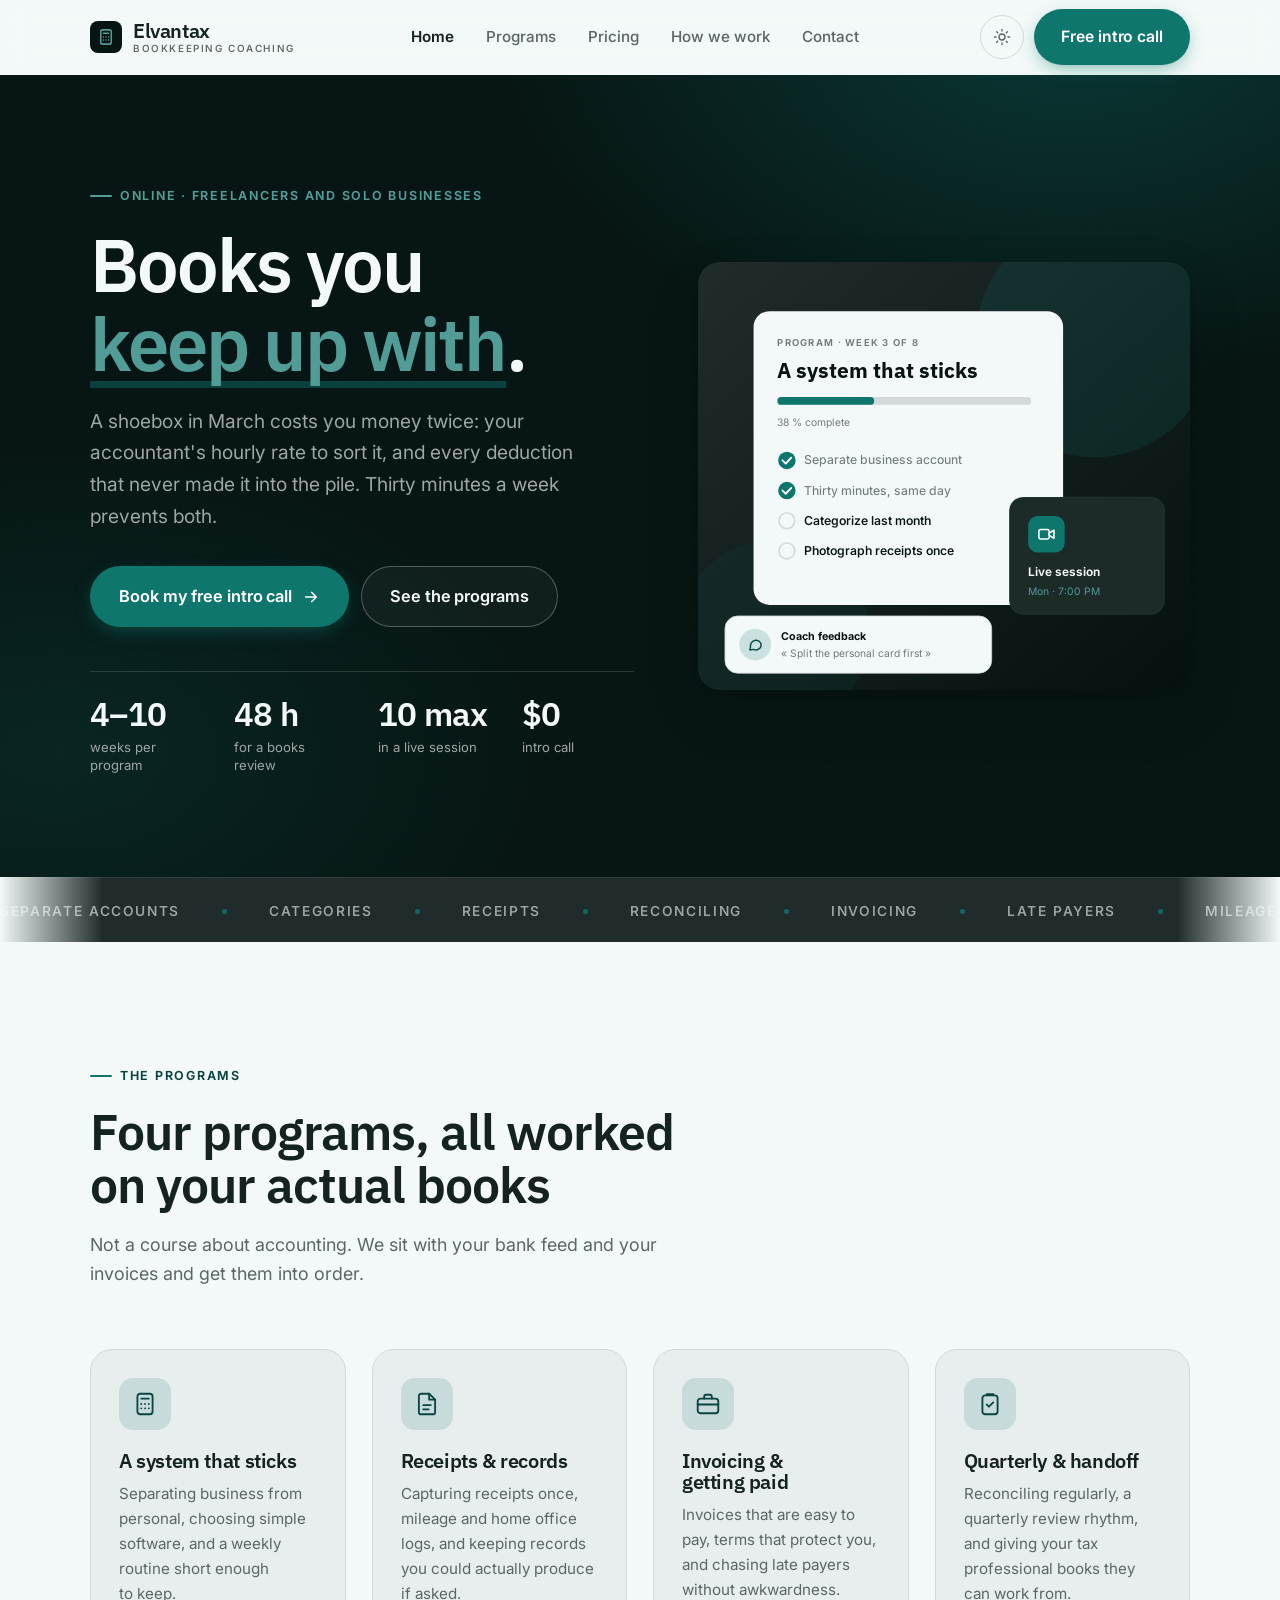
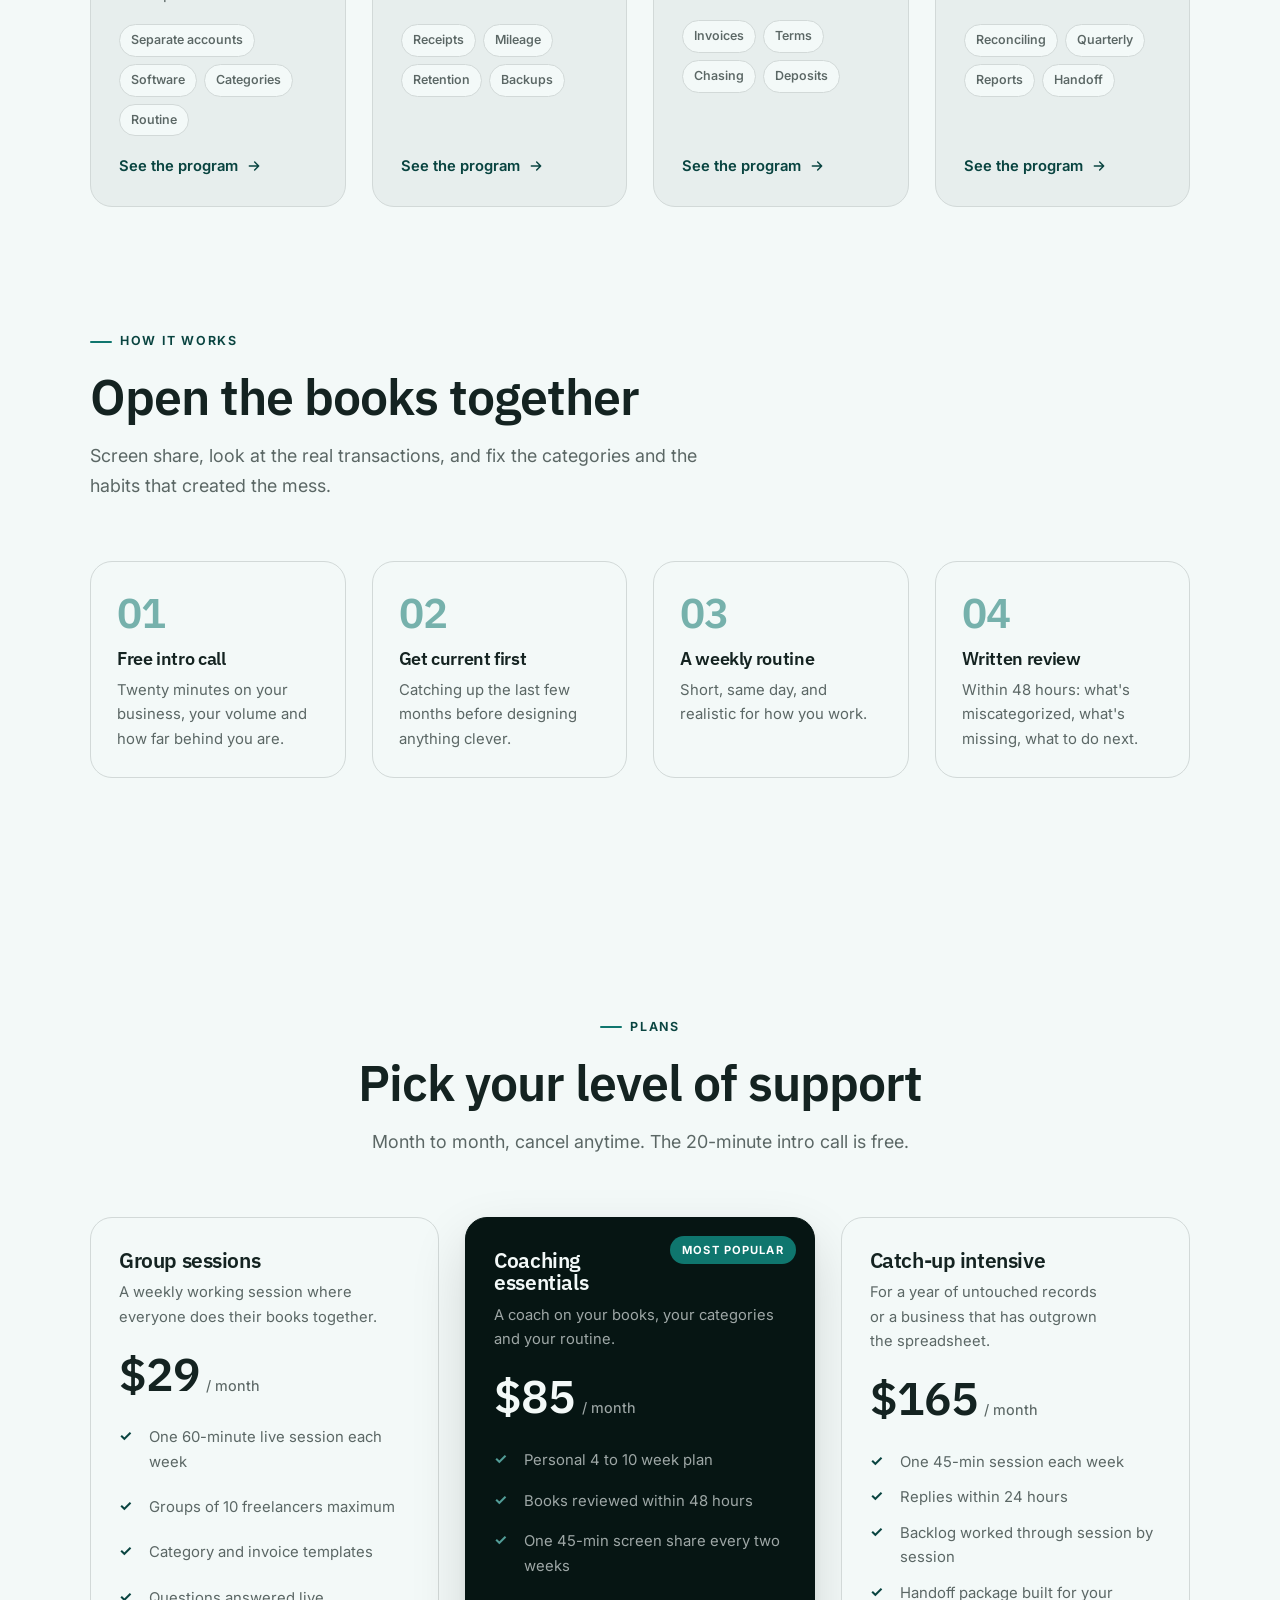
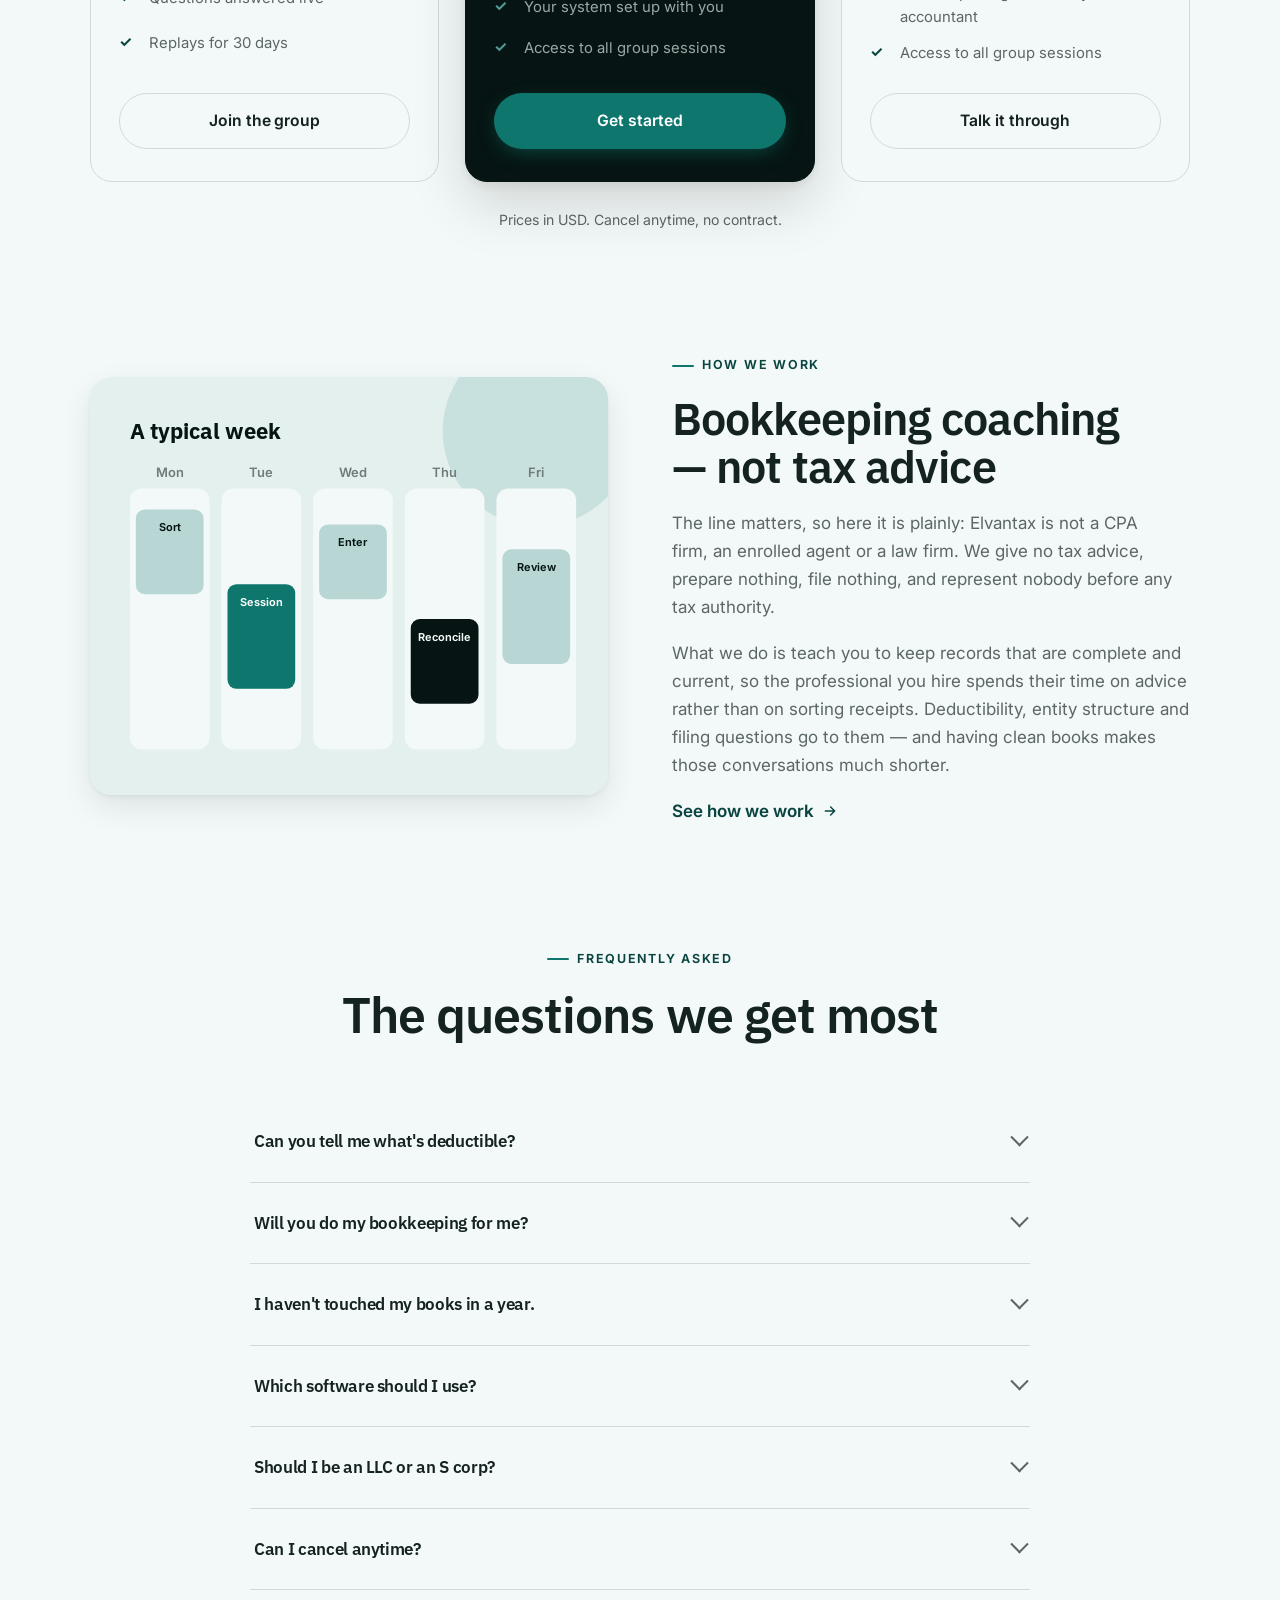
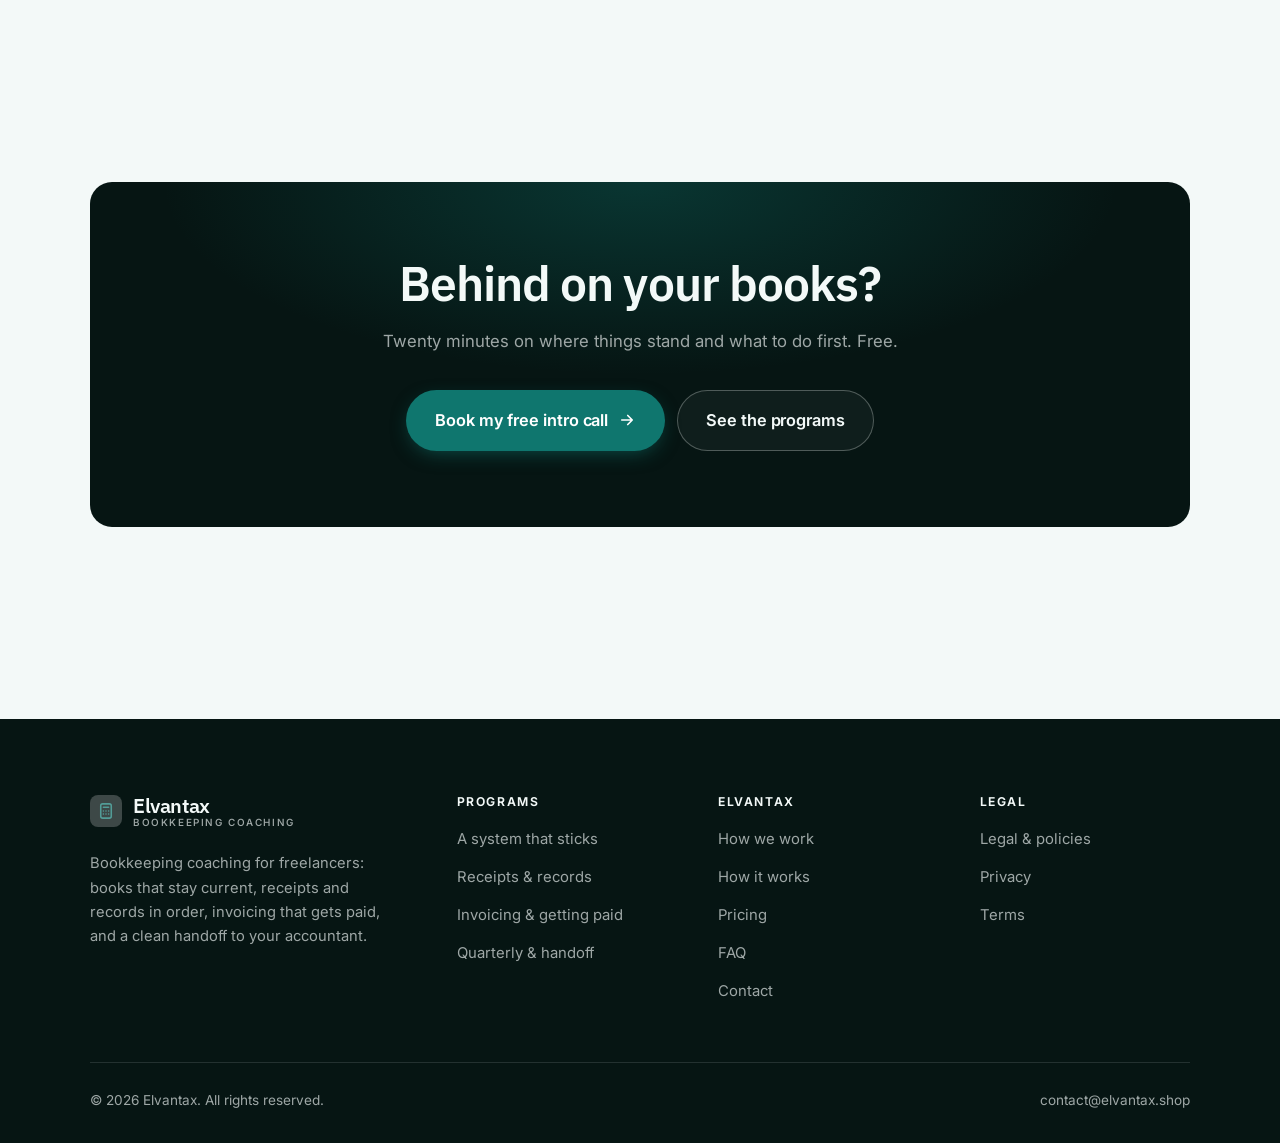
<file: index.html>
<!DOCTYPE html>
<html lang="en" class="no-js">
<head>
<meta charset="utf-8">
<meta name="viewport" content="width=device-width, initial-scale=1">
<title>Elvantax — Bookkeeping coaching for freelancers and solo businesses</title>
<meta name="description" content="Online bookkeeping coaching: a system that stays current, receipts and records, invoicing and chasing payment, and giving your accountant clean books. Not tax advice.">
<link rel="canonical" href="https://elvantax.shop/">

<meta property="og:type" content="website">
<meta property="og:url" content="https://elvantax.shop/">
<meta property="og:site_name" content="Elvantax">
<meta property="og:locale" content="en_US">
<meta property="og:title" content="Elvantax — Bookkeeping coaching for freelancers and solo businesses">
<meta property="og:description" content="Online bookkeeping coaching: a system that stays current, receipts and records, invoicing and chasing payment, and giving your accountant clean books. Not tax advice.">
<meta name="theme-color" content="#061513">

<link rel="icon" href="assets/img/favicon.svg" type="image/svg+xml">
<link rel="preconnect" href="https://fonts.googleapis.com">
<link rel="preconnect" href="https://fonts.gstatic.com" crossorigin>
<link rel="stylesheet" href="https://fonts.googleapis.com/css2?family=IBM+Plex+Sans:wght@400;500;600;700&family=Inter:wght@400..700&display=swap">
<link rel="stylesheet" href="assets/css/style.css">

<!-- Thème appliqué avant le premier rendu (évite le flash) -->
<script>
document.documentElement.classList.remove('no-js');
(function(){try{var t=localStorage.getItem('site-theme');if(t){document.documentElement.setAttribute('data-theme',t);}}catch(e){}})();
</script>
<script type="application/ld+json">
{
  "@context": "https://schema.org",
  "@type": "Organization",
  "name": "Elvantax",
  "url": "https://elvantax.shop/",
  "email": "contact@elvantax.shop",
  "description": "Online bookkeeping coaching: a system that stays current, receipts and records, invoicing and chasing payment, and giving your accountant clean books. Not tax advice.",
  "areaServed": "US",
  "knowsLanguage": "en"
}
</script>
</head>

<body>
<a class="skip-link" href="#main">Skip to main content</a>

<header class="site-header">
  <nav class="wrap nav" aria-label="Main navigation">
    <a class="brand" href="index.html">
      <svg class="brand__mark" viewBox="0 0 64 64" aria-hidden="true">
        <rect class="bm-bg" width="64" height="64" rx="16"/>
        <g class="bm-ic" transform="translate(14 14) scale(1.5)" fill="none" stroke-width="2.1" stroke-linecap="round" stroke-linejoin="round"><rect x="5" y="2.5" width="14" height="19" rx="2.5"/><path d="M8.5 7h7M8.5 12h.01M12 12h.01M15.5 12h.01M8.5 16h.01M12 16h.01M15.5 16h.01"/></g>
      </svg>
      <span>Elvantax<span class="brand__sub">Bookkeeping coaching</span></span>
    </a>

    <ul class="nav__links" id="nav-links">
      <li><a href="index.html" aria-current="page">Home</a></li>
      <li><a href="programs.html">Programs</a></li>
      <li><a href="index.html#pricing">Pricing</a></li>
      <li><a href="about.html">How we work</a></li>
      <li><a href="contact.html">Contact</a></li>
      <li><a class="btn btn--primary" href="contact.html">Free intro call</a></li>
    </ul>

    <div class="nav__cta">
      <button class="theme-toggle" type="button" aria-label="Switch to dark theme">
        <svg class="icon-sun" viewBox="0 0 24 24" fill="none" stroke="currentColor" stroke-width="1.8" stroke-linecap="round" aria-hidden="true"><circle cx="12" cy="12" r="4"/><path d="M12 2v2m0 16v2M2 12h2m16 0h2M4.9 4.9l1.4 1.4m11.4 11.4 1.4 1.4M19.1 4.9l-1.4 1.4M6.3 17.7l-1.4 1.4"/></svg>
        <svg class="icon-moon" viewBox="0 0 24 24" fill="none" stroke="currentColor" stroke-width="1.8" stroke-linecap="round" stroke-linejoin="round" aria-hidden="true"><path d="M21 12.8A9 9 0 1 1 11.2 3a7 7 0 0 0 9.8 9.8z"/></svg>
      </button>
      <a class="btn btn--primary" href="contact.html">Free intro call</a>
      <button class="nav__toggle" type="button" aria-expanded="false" aria-controls="nav-links" aria-label="Open menu">
        <svg class="icon-open" viewBox="0 0 24 24" fill="none" stroke="currentColor" stroke-width="2" stroke-linecap="round" aria-hidden="true"><path d="M3 6h18M3 12h18M3 18h18"/></svg>
        <svg class="icon-close" viewBox="0 0 24 24" fill="none" stroke="currentColor" stroke-width="2" stroke-linecap="round" aria-hidden="true"><path d="M6 6l12 12M18 6L6 18"/></svg>
      </button>
    </div>
  </nav>
</header>

<main id="main">

<section class="hero">
  <div class="wrap hero__inner">
    <div>
      <span class="eyebrow hero__eyebrow">Online · Freelancers and solo businesses</span>
      <h1>Books you<br> <em>keep up with</em>.</h1>
      <p class="hero__lede">A shoebox in March costs you money twice: your accountant's hourly rate to sort it, and every deduction that never made it into the pile. Thirty minutes a week prevents both.</p>

      <div class="hero__actions">
        <a class="btn btn--primary btn--lg" href="contact.html">Book my free intro call <svg viewBox="0 0 24 24" fill="none" stroke="currentColor" stroke-width="2.2" stroke-linecap="round" stroke-linejoin="round" aria-hidden="true"><path d="M5 12h14M13 6l6 6-6 6"/></svg></a>
        <a class="btn btn--on-dark btn--lg" href="programs.html">See the programs</a>
      </div>

      <ul class="hero__proof">
        <li><span class="stat__num">4–10</span><span class="stat__label">weeks per program</span></li>
        <li><span class="stat__num">48 h</span><span class="stat__label">for a books review</span></li>
        <li><span class="stat__num">10 max</span><span class="stat__label">in a live session</span></li>
        <li><span class="stat__num">$0</span><span class="stat__label">intro call</span></li>
      </ul>
    </div>

    <div class="hero__art">
      <svg viewBox="0 0 620 540" role="img" aria-label="A bookkeeping program in week 3 of 8, showing this week's tasks, the next live session and coach feedback.">
        <defs>
          <linearGradient id="hbg" x1="0" y1="0" x2="1" y2="1">
            <stop offset="0" stop-color="#1f2c2b"/><stop offset="1" stop-color="#05110f"/>
          </linearGradient>
        </defs>
        <rect width="620" height="540" rx="22" fill="url(#hbg)"/>
        <circle cx="500" cy="96" r="150" fill="#0f766e" opacity=".16"/>
        <circle cx="96" cy="470" r="120" fill="#0f766e" opacity=".08"/>

        <g style="font-family: var(--font-body)">
          <!-- Carte programme -->
          <rect x="70" y="62" width="390" height="370" rx="20" fill="#f3f9f8"/>
          <text x="100" y="106" font-size="12" font-weight="650" letter-spacing="1.6" fill="#717c7a">PROGRAM · WEEK 3 OF 8</text>
          <text x="100" y="146" font-size="27" font-weight="700" fill="#061513" style="font-family: var(--font-display)">A system that sticks</text>
          <rect x="100" y="170" width="320" height="10" rx="5" fill="#d2d9d8"/>
          <rect x="100" y="170" width="122" height="10" rx="5" fill="#0f766e"/>
          <text x="100" y="206" font-size="13" fill="#717c7a">38 % complete</text>
          <circle cx="112" cy="250" r="11" fill="#0f766e"/><path d="M106.5 250l4 4 7-7.5" fill="none" stroke="#ffffff" stroke-width="2.4" stroke-linecap="round" stroke-linejoin="round"/><text x="134" y="255" font-size="15.5" fill="#717c7a" font-weight="450">Separate business account</text>
          <circle cx="112" cy="288" r="11" fill="#0f766e"/><path d="M106.5 288l4 4 7-7.5" fill="none" stroke="#ffffff" stroke-width="2.4" stroke-linecap="round" stroke-linejoin="round"/><text x="134" y="293" font-size="15.5" fill="#717c7a" font-weight="450">Thirty minutes, same day</text>
          <circle cx="112" cy="326" r="10" fill="none" stroke="#d2d9d8" stroke-width="2"/><text x="134" y="331" font-size="15.5" fill="#061513" font-weight="560">Categorize last month</text>
          <circle cx="112" cy="364" r="10" fill="none" stroke="#d2d9d8" stroke-width="2"/><text x="134" y="369" font-size="15.5" fill="#061513" font-weight="560">Photograph receipts once</text>

          <!-- Carte séance -->
          <rect x="392" y="296" width="196" height="148" rx="18" fill="#1c2a28" stroke="#ffffff" stroke-opacity=".08"/>
          <rect x="416" y="320" width="46" height="46" rx="12" fill="#0f766e"/>
          <g transform="translate(427 331)" fill="none" stroke="#ffffff" color="#ffffff" stroke-width="2" stroke-linecap="round" stroke-linejoin="round"><rect x="2.5" y="6" width="13" height="12" rx="2.5"/><path d="M15.5 10.5 21.5 7v10l-6-3.5z"/></g>
          <text x="416" y="396" font-size="15" font-weight="650" fill="#f3f9f8">Live session</text>
          <text x="416" y="420" font-size="13" fill="#529c97">Mon · 7:00 PM</text>

          <!-- Retour du coach -->
          <rect x="34" y="446" width="336" height="72" rx="16" fill="#f3f9f8" stroke="#d2d9d8"/>
          <circle cx="72" cy="482" r="20" fill="#cae1df"/>
          <g transform="translate(62 472) scale(.84)" fill="none" stroke="#0a4d48" stroke-width="2.2" stroke-linecap="round" stroke-linejoin="round"><path d="M21 12a8 8 0 0 1-11.6 7.1L4 20l1-4.6A8 8 0 1 1 21 12z"/></g>
          <text x="104" y="476" font-size="13.5" font-weight="700" fill="#061513">Coach feedback</text>
          <text x="104" y="498" font-size="13" fill="#717c7a">« Split the personal card first »</text>
        </g>
      </svg>
    </div>
  </div>
</section>

<div class="marquee" aria-hidden="true">
  <div class="marquee__track"><span>Separate accounts</span><span>Categories</span><span>Receipts</span><span>Reconciling</span><span>Invoicing</span><span>Late payers</span><span>Mileage logs</span><span>Quarterly prep</span><span>Records</span><span>Handoff</span><span>Separate accounts</span><span>Categories</span><span>Receipts</span><span>Reconciling</span><span>Invoicing</span><span>Late payers</span><span>Mileage logs</span><span>Quarterly prep</span><span>Records</span><span>Handoff</span></div>
</div>

<section class="section wrap" id="programs">
  <div class="section-head reveal">
    <span class="eyebrow">The programs</span>
    <h2>Four programs, all worked on your actual books</h2>
    <p>Not a course about accounting. We sit with your bank feed and your invoices and get them into order.</p>
  </div>
  <div class="grid grid--4 reveal-group">
    <a class="card" href="programs.html#system">
      <div class="card__icon"><svg viewBox="0 0 24 24" fill="none" stroke="currentColor" stroke-width="1.7" stroke-linecap="round" stroke-linejoin="round" aria-hidden="true"><rect x="5" y="2.5" width="14" height="19" rx="2.5"/><path d="M8.5 7h7M8.5 12h.01M12 12h.01M15.5 12h.01M8.5 16h.01M12 16h.01M15.5 16h.01"/></svg></div>
      <h3>A system that sticks</h3>
      <p>Separating business from personal, choosing simple software, and a weekly routine short enough to keep.</p>
      <ul class="tags"><li>Separate accounts</li><li>Software</li><li>Categories</li><li>Routine</li></ul>
      <span class="arrow-link">See the program <svg viewBox="0 0 24 24" fill="none" stroke="currentColor" stroke-width="2.2" stroke-linecap="round" stroke-linejoin="round" aria-hidden="true"><path d="M5 12h14M13 6l6 6-6 6"/></svg></span>
    </a>
    <a class="card" href="programs.html#records">
      <div class="card__icon"><svg viewBox="0 0 24 24" fill="none" stroke="currentColor" stroke-width="1.7" stroke-linecap="round" stroke-linejoin="round" aria-hidden="true"><path d="M14 2.5H6.5A2 2 0 0 0 4.5 4.5v15a2 2 0 0 0 2 2h11a2 2 0 0 0 2-2V8z"/><path d="M14 2.5V8h5.5M8.5 13h7M8.5 17h5"/></svg></div>
      <h3>Receipts &amp; records</h3>
      <p>Capturing receipts once, mileage and home office logs, and keeping records you could actually produce if asked.</p>
      <ul class="tags"><li>Receipts</li><li>Mileage</li><li>Retention</li><li>Backups</li></ul>
      <span class="arrow-link">See the program <svg viewBox="0 0 24 24" fill="none" stroke="currentColor" stroke-width="2.2" stroke-linecap="round" stroke-linejoin="round" aria-hidden="true"><path d="M5 12h14M13 6l6 6-6 6"/></svg></span>
    </a>
    <a class="card" href="programs.html#invoicing">
      <div class="card__icon"><svg viewBox="0 0 24 24" fill="none" stroke="currentColor" stroke-width="1.7" stroke-linecap="round" stroke-linejoin="round" aria-hidden="true"><rect x="2.5" y="7" width="19" height="13.5" rx="2.5"/><path d="M8.5 7V5a1.5 1.5 0 0 1 1.5-1.5h4A1.5 1.5 0 0 1 15.5 5v2M2.5 12.5h19"/></svg></div>
      <h3>Invoicing &amp; getting paid</h3>
      <p>Invoices that are easy to pay, terms that protect you, and chasing late payers without awkwardness.</p>
      <ul class="tags"><li>Invoices</li><li>Terms</li><li>Chasing</li><li>Deposits</li></ul>
      <span class="arrow-link">See the program <svg viewBox="0 0 24 24" fill="none" stroke="currentColor" stroke-width="2.2" stroke-linecap="round" stroke-linejoin="round" aria-hidden="true"><path d="M5 12h14M13 6l6 6-6 6"/></svg></span>
    </a>
    <a class="card" href="programs.html#handoff">
      <div class="card__icon"><svg viewBox="0 0 24 24" fill="none" stroke="currentColor" stroke-width="1.7" stroke-linecap="round" stroke-linejoin="round" aria-hidden="true"><rect x="5" y="4" width="14" height="17.5" rx="2.5"/><path d="M9 4V3h6v1M9 12.5l2 2 4-4"/></svg></div>
      <h3>Quarterly &amp; handoff</h3>
      <p>Reconciling regularly, a quarterly review rhythm, and giving your tax professional books they can work from.</p>
      <ul class="tags"><li>Reconciling</li><li>Quarterly</li><li>Reports</li><li>Handoff</li></ul>
      <span class="arrow-link">See the program <svg viewBox="0 0 24 24" fill="none" stroke="currentColor" stroke-width="2.2" stroke-linecap="round" stroke-linejoin="round" aria-hidden="true"><path d="M5 12h14M13 6l6 6-6 6"/></svg></span>
    </a>
  </div>
</section>

<section class="section section--flush wrap" id="how-it-works">
  <div class="section-head reveal">
    <span class="eyebrow">How it works</span>
    <h2>Open the books together</h2>
    <p>Screen share, look at the real transactions, and fix the categories and the habits that created the mess.</p>
  </div>
  <div class="grid grid--4 steps reveal-group">
    <article class="step">
      <h3>Free intro call</h3>
      <p>Twenty minutes on your business, your volume and how far behind you are.</p>
    </article>
    <article class="step">
      <h3>Get current first</h3>
      <p>Catching up the last few months before designing anything clever.</p>
    </article>
    <article class="step">
      <h3>A weekly routine</h3>
      <p>Short, same day, and realistic for how you work.</p>
    </article>
    <article class="step">
      <h3>Written review</h3>
      <p>Within 48 hours: what's miscategorized, what's missing, what to do next.</p>
    </article>
  </div>
</section>

<section class="section wrap" id="pricing">
  <div class="section-head section-head--center reveal">
    <span class="eyebrow">Plans</span>
    <h2>Pick your level of support</h2>
    <p>Month to month, cancel anytime. The 20-minute intro call is free.</p>
  </div>
  <div class="grid grid--3 plans reveal-group">
    <article class="plan">
      
      <h3>Group sessions</h3>
      <p class="plan__desc">A weekly working session where everyone does their books together.</p>
      <p class="plan__price">$29<span class="plan__period">/ month</span></p>
      <ul class="plan__features">
        <li>One 60-minute live session each week</li>
        <li>Groups of 10 freelancers maximum</li>
        <li>Category and invoice templates</li>
        <li>Questions answered live</li>
        <li>Replays for 30 days</li>
      </ul>
      <a class="btn btn--ghost btn--block" href="contact.html">Join the group</a>
    </article>
    <article class="plan plan--featured">
      <span class="plan__tag">Most popular</span>
      <h3>Coaching essentials</h3>
      <p class="plan__desc">A coach on your books, your categories and your routine.</p>
      <p class="plan__price">$85<span class="plan__period">/ month</span></p>
      <ul class="plan__features">
        <li>Personal 4 to 10 week plan</li>
        <li>Books reviewed within 48 hours</li>
        <li>One 45-min screen share every two weeks</li>
        <li>Your system set up with you</li>
        <li>Access to all group sessions</li>
      </ul>
      <a class="btn btn--primary btn--block" href="contact.html">Get started</a>
    </article>
    <article class="plan">
      
      <h3>Catch-up intensive</h3>
      <p class="plan__desc">For a year of untouched records or a business that has outgrown the spreadsheet.</p>
      <p class="plan__price">$165<span class="plan__period">/ month</span></p>
      <ul class="plan__features">
        <li>One 45-min session each week</li>
        <li>Replies within 24 hours</li>
        <li>Backlog worked through session by session</li>
        <li>Handoff package built for your accountant</li>
        <li>Access to all group sessions</li>
      </ul>
      <a class="btn btn--ghost btn--block" href="contact.html">Talk it through</a>
    </article>
  </div>
  <p class="plans-note">Prices in USD. Cancel anytime, no contract.</p>
</section>

<section class="section section--flush wrap">
  <div class="split reveal">
    <div class="split__art">
      <svg viewBox="0 0 520 420" role="img" aria-label="Example of a typical week: Sort, Session, Enter, Reconcile, Review.">
        <rect width="520" height="420" rx="20" fill="#e3f0ee"/>
        <circle cx="450" cy="54" r="96" fill="#0f766e" opacity=".12"/>
        <g style="font-family: var(--font-body)">
        <text x="40" y="62" font-size="22" font-weight="700" fill="#061513" style="font-family: var(--font-display)">A typical week</text>
        <text x="80" y="100" text-anchor="middle" font-size="13" font-weight="600" fill="#717c7a">Mon</text>
        <rect x="40" y="112" width="80" height="262" rx="12" fill="#f3f9f8"/>
        <rect x="46" y="133" width="68" height="85" rx="9" fill="#b8d7d4"/>
        <text x="80" y="155" text-anchor="middle" font-size="11" font-weight="650" fill="#061513">Sort</text>
        <text x="172" y="100" text-anchor="middle" font-size="13" font-weight="600" fill="#717c7a">Tue</text>
        <rect x="132" y="112" width="80" height="262" rx="12" fill="#f3f9f8"/>
        <rect x="138" y="208" width="68" height="105" rx="9" fill="#0f766e"/>
        <text x="172" y="230" text-anchor="middle" font-size="11" font-weight="650" fill="#ffffff">Session</text>
        <text x="264" y="100" text-anchor="middle" font-size="13" font-weight="600" fill="#717c7a">Wed</text>
        <rect x="224" y="112" width="80" height="262" rx="12" fill="#f3f9f8"/>
        <rect x="230" y="148" width="68" height="75" rx="9" fill="#b8d7d4"/>
        <text x="264" y="170" text-anchor="middle" font-size="11" font-weight="650" fill="#061513">Enter</text>
        <text x="356" y="100" text-anchor="middle" font-size="13" font-weight="600" fill="#717c7a">Thu</text>
        <rect x="316" y="112" width="80" height="262" rx="12" fill="#f3f9f8"/>
        <rect x="322" y="243" width="68" height="85" rx="9" fill="#061513"/>
        <text x="356" y="265" text-anchor="middle" font-size="11" font-weight="650" fill="#f3f9f8">Reconcile</text>
        <text x="448" y="100" text-anchor="middle" font-size="13" font-weight="600" fill="#717c7a">Fri</text>
        <rect x="408" y="112" width="80" height="262" rx="12" fill="#f3f9f8"/>
        <rect x="414" y="173" width="68" height="115" rx="9" fill="#b8d7d4"/>
        <text x="448" y="195" text-anchor="middle" font-size="11" font-weight="650" fill="#061513">Review</text>
        </g>
      </svg>
    </div>
    <div>
      <span class="eyebrow">How we work</span>
      <h2>Bookkeeping coaching — not tax advice</h2>
      <p>The line matters, so here it is plainly: Elvantax is not a CPA firm, an enrolled agent or a law firm. We give no tax advice, prepare nothing, file nothing, and represent nobody before any tax authority.</p>
      <p>What we do is teach you to keep records that are complete and current, so the professional you hire spends their time on advice rather than on sorting receipts. Deductibility, entity structure and filing questions go to them — and having clean books makes those conversations much shorter.</p>
      <p><a class="arrow-link" href="about.html">See how we work <svg viewBox="0 0 24 24" fill="none" stroke="currentColor" stroke-width="2.2" stroke-linecap="round" stroke-linejoin="round" aria-hidden="true"><path d="M5 12h14M13 6l6 6-6 6"/></svg></a></p>
    </div>
  </div>
</section>

<section class="section section--flush wrap" id="faq">
  <div class="section-head section-head--center reveal">
    <span class="eyebrow">Frequently asked</span>
    <h2>The questions we get most</h2>
  </div>
  <div class="faq reveal">
    <details>
      <summary>Can you tell me what's deductible?</summary>
      <p>No. That's tax advice and it belongs with a CPA or enrolled agent. We make sure the records exist and are organized so they can answer quickly.</p>
    </details>
    <details>
      <summary>Will you do my bookkeeping for me?</summary>
      <p>No — we coach you to do it. If your volume has outgrown that, we'll say so and suggest hiring a bookkeeper instead.</p>
    </details>
    <details>
      <summary>I haven't touched my books in a year.</summary>
      <p>Very common. The catch-up intensive exists for exactly that, and we work backwards month by month rather than trying to fix everything at once.</p>
    </details>
    <details>
      <summary>Which software should I use?</summary>
      <p>Often a spreadsheet, honestly, until volume justifies more. We take no commission from any software company.</p>
    </details>
    <details>
      <summary>Should I be an LLC or an S corp?</summary>
      <p>A question for a CPA and possibly a lawyer. We won't guess at it, and anyone offering a confident answer without knowing your finances should worry you.</p>
    </details>
    <details>
      <summary>Can I cancel anytime?</summary>
      <p>Yes. No contract, no minimum term. Access stays open until the end of the month you already paid for.</p>
    </details>
  </div>
</section>

<section class="wrap section--tight">
  <div class="cta-band reveal">
    <h2>Behind on your books?</h2>
    <p>Twenty minutes on where things stand and what to do first. Free.</p>
    <div class="hero__actions">
      <a class="btn btn--primary btn--lg" href="contact.html">Book my free intro call <svg viewBox="0 0 24 24" fill="none" stroke="currentColor" stroke-width="2.2" stroke-linecap="round" stroke-linejoin="round" aria-hidden="true"><path d="M5 12h14M13 6l6 6-6 6"/></svg></a>
      <a class="btn btn--on-dark btn--lg" href="programs.html">See the programs</a>
    </div>
  </div>
</section>

</main>

<footer class="site-footer">
  <div class="wrap">
    <div class="footer__grid">
      <div class="footer__brand">
        <a class="brand" href="index.html">
          <svg class="brand__mark" viewBox="0 0 64 64" aria-hidden="true">
        <rect class="bm-bg" width="64" height="64" rx="16"/>
        <g class="bm-ic" transform="translate(14 14) scale(1.5)" fill="none" stroke-width="2.1" stroke-linecap="round" stroke-linejoin="round"><rect x="5" y="2.5" width="14" height="19" rx="2.5"/><path d="M8.5 7h7M8.5 12h.01M12 12h.01M15.5 12h.01M8.5 16h.01M12 16h.01M15.5 16h.01"/></g>
      </svg>
          <span>Elvantax<span class="brand__sub">Bookkeeping coaching</span></span>
        </a>
        <p>Bookkeeping coaching for freelancers: books that stay current, receipts and records in order, invoicing that gets paid, and a clean handoff to your accountant.</p>
      </div>

      <div class="footer__col">
        <h4>Programs</h4>
        <ul>
          <li><a href="programs.html#system">A system that sticks</a></li>
          <li><a href="programs.html#records">Receipts &amp; records</a></li>
          <li><a href="programs.html#invoicing">Invoicing &amp; getting paid</a></li>
          <li><a href="programs.html#handoff">Quarterly &amp; handoff</a></li>
        </ul>
      </div>

      <div class="footer__col">
        <h4>Elvantax</h4>
        <ul>
          <li><a href="about.html">How we work</a></li>
          <li><a href="index.html#how-it-works">How it works</a></li>
          <li><a href="index.html#pricing">Pricing</a></li>
          <li><a href="index.html#faq">FAQ</a></li>
          <li><a href="contact.html">Contact</a></li>
        </ul>
      </div>

      <div class="footer__col">
        <h4>Legal</h4>
        <ul>
          <li><a href="legal.html">Legal &amp; policies</a></li>
          <li><a href="legal.html#privacy">Privacy</a></li>
          <li><a href="legal.html#terms">Terms</a></li>
        </ul>
      </div>
    </div>

    <div class="footer__bottom">
      <p>© <span data-year>2026</span> Elvantax. All rights reserved.</p>
      <p><a href="mailto:contact@elvantax.shop">contact@elvantax.shop</a></p>
    </div>
  </div>
</footer>

<script src="assets/js/main.js" defer></script>
</body>
</html>
</file>
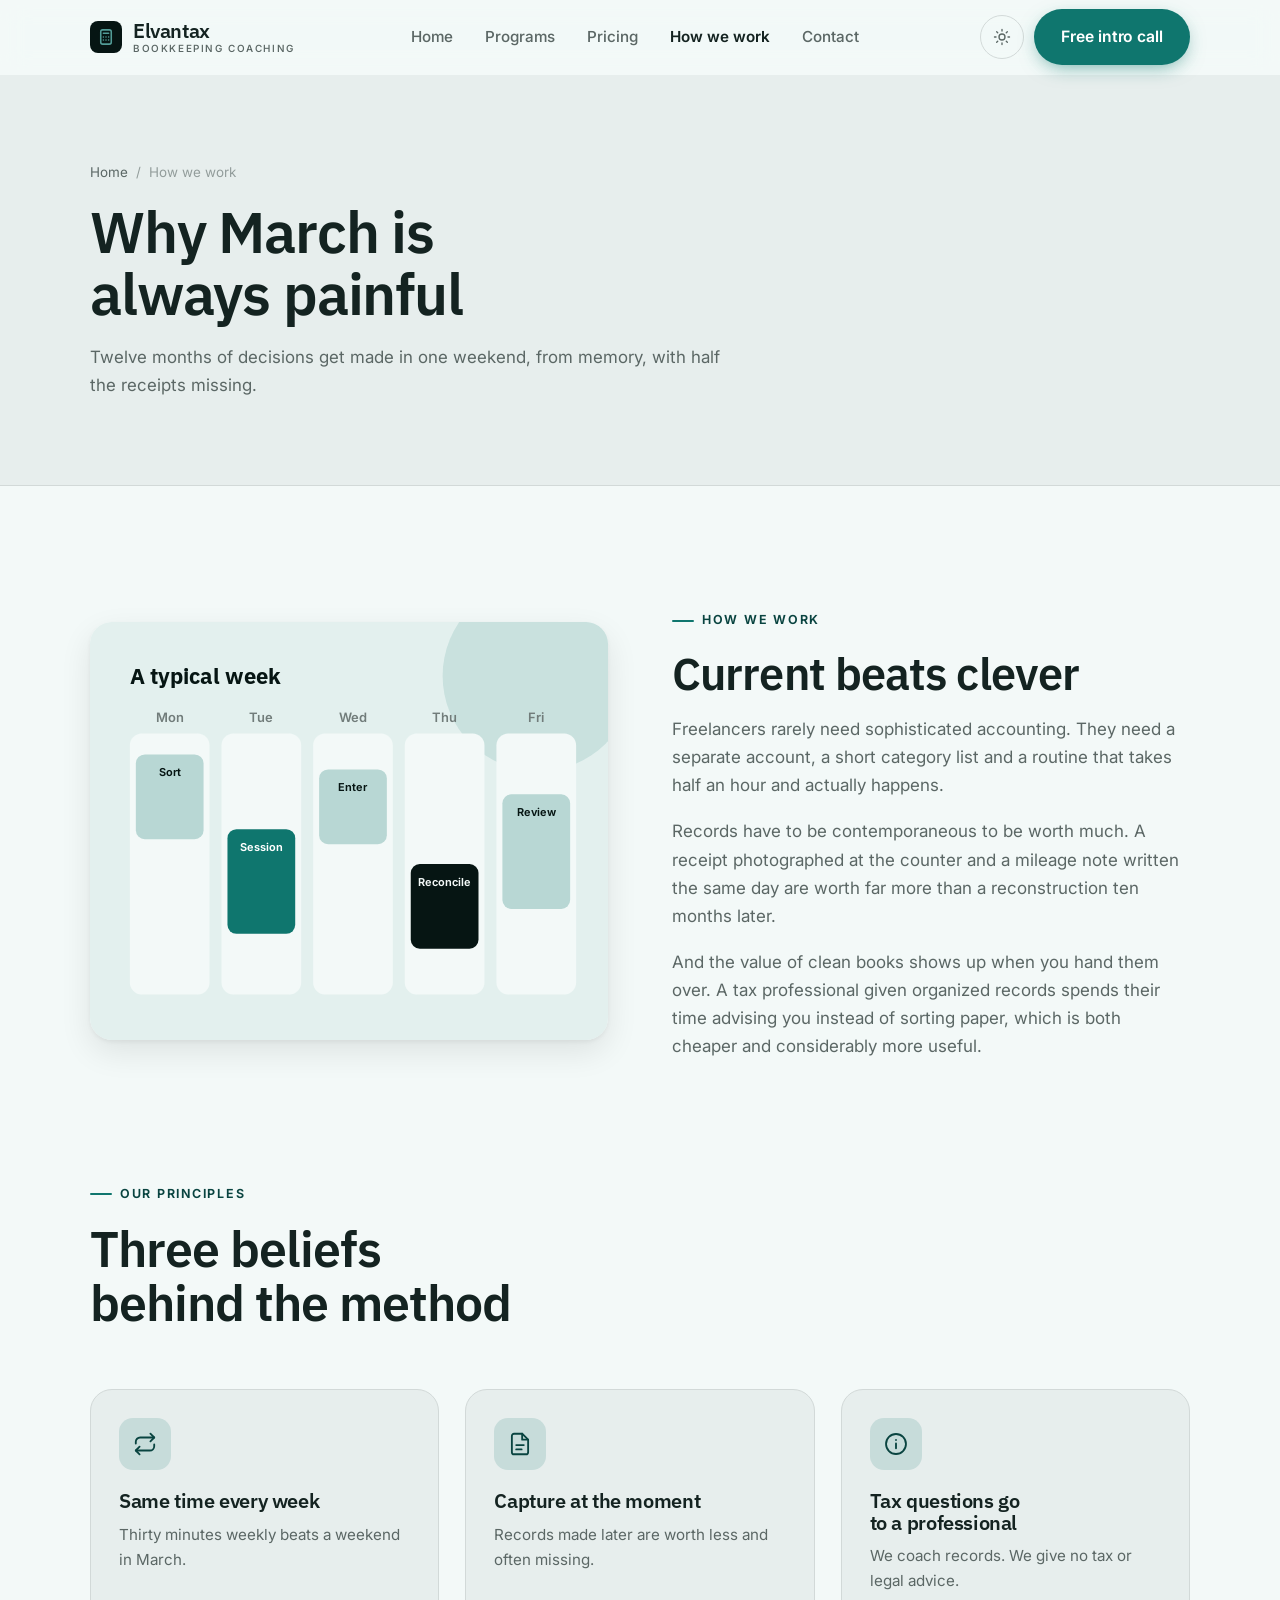
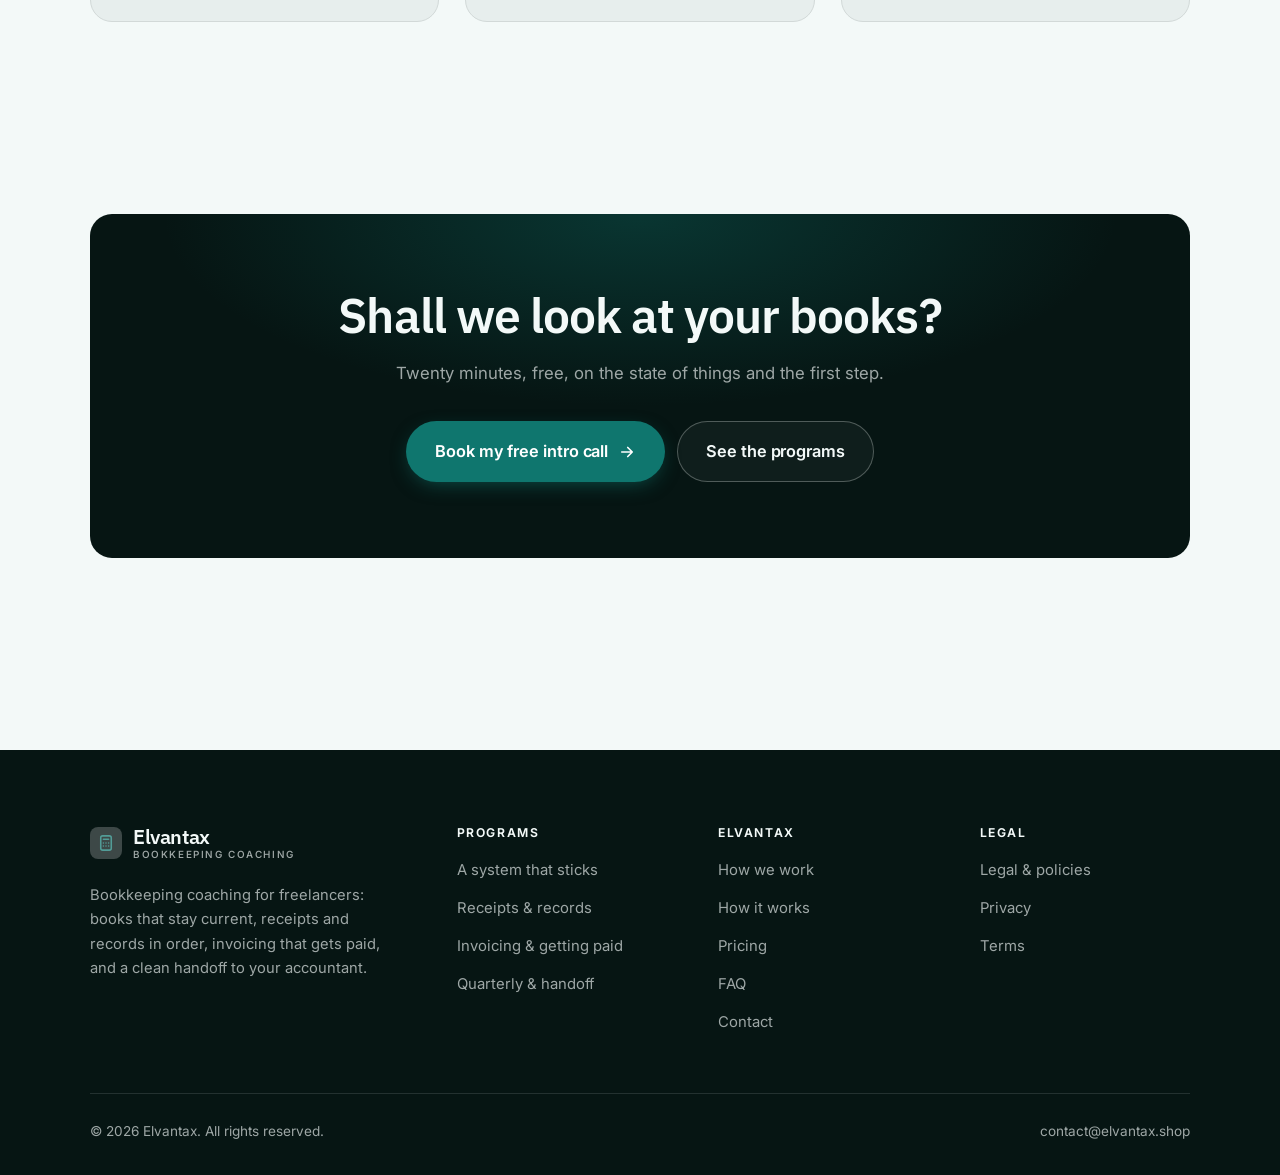
<file: about.html>
<!DOCTYPE html>
<html lang="en" class="no-js">
<head>
<meta charset="utf-8">
<meta name="viewport" content="width=device-width, initial-scale=1">
<title>How we work — Elvantax</title>
<meta name="description" content="Why bookkeeping is a habit problem, and the firm line between coaching and tax advice.">
<link rel="canonical" href="https://elvantax.shop/about.html">

<meta property="og:type" content="website">
<meta property="og:url" content="https://elvantax.shop/about.html">
<meta property="og:site_name" content="Elvantax">
<meta property="og:locale" content="en_US">
<meta property="og:title" content="How we work — Elvantax">
<meta property="og:description" content="Why bookkeeping is a habit problem, and the firm line between coaching and tax advice.">
<meta name="theme-color" content="#061513">

<link rel="icon" href="assets/img/favicon.svg" type="image/svg+xml">
<link rel="preconnect" href="https://fonts.googleapis.com">
<link rel="preconnect" href="https://fonts.gstatic.com" crossorigin>
<link rel="stylesheet" href="https://fonts.googleapis.com/css2?family=IBM+Plex+Sans:wght@400;500;600;700&family=Inter:wght@400..700&display=swap">
<link rel="stylesheet" href="assets/css/style.css">

<!-- Thème appliqué avant le premier rendu (évite le flash) -->
<script>
document.documentElement.classList.remove('no-js');
(function(){try{var t=localStorage.getItem('site-theme');if(t){document.documentElement.setAttribute('data-theme',t);}}catch(e){}})();
</script>
</head>

<body>
<a class="skip-link" href="#main">Skip to main content</a>

<header class="site-header">
  <nav class="wrap nav" aria-label="Main navigation">
    <a class="brand" href="index.html">
      <svg class="brand__mark" viewBox="0 0 64 64" aria-hidden="true">
        <rect class="bm-bg" width="64" height="64" rx="16"/>
        <g class="bm-ic" transform="translate(14 14) scale(1.5)" fill="none" stroke-width="2.1" stroke-linecap="round" stroke-linejoin="round"><rect x="5" y="2.5" width="14" height="19" rx="2.5"/><path d="M8.5 7h7M8.5 12h.01M12 12h.01M15.5 12h.01M8.5 16h.01M12 16h.01M15.5 16h.01"/></g>
      </svg>
      <span>Elvantax<span class="brand__sub">Bookkeeping coaching</span></span>
    </a>

    <ul class="nav__links" id="nav-links">
      <li><a href="index.html">Home</a></li>
      <li><a href="programs.html">Programs</a></li>
      <li><a href="index.html#pricing">Pricing</a></li>
      <li><a href="about.html" aria-current="page">How we work</a></li>
      <li><a href="contact.html">Contact</a></li>
      <li><a class="btn btn--primary" href="contact.html">Free intro call</a></li>
    </ul>

    <div class="nav__cta">
      <button class="theme-toggle" type="button" aria-label="Switch to dark theme">
        <svg class="icon-sun" viewBox="0 0 24 24" fill="none" stroke="currentColor" stroke-width="1.8" stroke-linecap="round" aria-hidden="true"><circle cx="12" cy="12" r="4"/><path d="M12 2v2m0 16v2M2 12h2m16 0h2M4.9 4.9l1.4 1.4m11.4 11.4 1.4 1.4M19.1 4.9l-1.4 1.4M6.3 17.7l-1.4 1.4"/></svg>
        <svg class="icon-moon" viewBox="0 0 24 24" fill="none" stroke="currentColor" stroke-width="1.8" stroke-linecap="round" stroke-linejoin="round" aria-hidden="true"><path d="M21 12.8A9 9 0 1 1 11.2 3a7 7 0 0 0 9.8 9.8z"/></svg>
      </button>
      <a class="btn btn--primary" href="contact.html">Free intro call</a>
      <button class="nav__toggle" type="button" aria-expanded="false" aria-controls="nav-links" aria-label="Open menu">
        <svg class="icon-open" viewBox="0 0 24 24" fill="none" stroke="currentColor" stroke-width="2" stroke-linecap="round" aria-hidden="true"><path d="M3 6h18M3 12h18M3 18h18"/></svg>
        <svg class="icon-close" viewBox="0 0 24 24" fill="none" stroke="currentColor" stroke-width="2" stroke-linecap="round" aria-hidden="true"><path d="M6 6l12 12M18 6L6 18"/></svg>
      </button>
    </div>
  </nav>
</header>

<main id="main">

<section class="page-head">
  <div class="wrap">
    <nav class="breadcrumb" aria-label="Breadcrumb">
      <a href="index.html">Home</a><span>/</span><span aria-current="page">How we work</span>
    </nav>
    <h1>Why March is always painful</h1>
    <p>Twelve months of decisions get made in one weekend, from memory, with half the receipts missing.</p>
  </div>
</section>

<section class="section wrap">
  <div class="split reveal">
    <div class="split__art">
      <svg viewBox="0 0 520 420" role="img" aria-label="Example of a typical week: Sort, Session, Enter, Reconcile, Review.">
        <rect width="520" height="420" rx="20" fill="#e3f0ee"/>
        <circle cx="450" cy="54" r="96" fill="#0f766e" opacity=".12"/>
        <g style="font-family: var(--font-body)">
        <text x="40" y="62" font-size="22" font-weight="700" fill="#061513" style="font-family: var(--font-display)">A typical week</text>
        <text x="80" y="100" text-anchor="middle" font-size="13" font-weight="600" fill="#717c7a">Mon</text>
        <rect x="40" y="112" width="80" height="262" rx="12" fill="#f3f9f8"/>
        <rect x="46" y="133" width="68" height="85" rx="9" fill="#b8d7d4"/>
        <text x="80" y="155" text-anchor="middle" font-size="11" font-weight="650" fill="#061513">Sort</text>
        <text x="172" y="100" text-anchor="middle" font-size="13" font-weight="600" fill="#717c7a">Tue</text>
        <rect x="132" y="112" width="80" height="262" rx="12" fill="#f3f9f8"/>
        <rect x="138" y="208" width="68" height="105" rx="9" fill="#0f766e"/>
        <text x="172" y="230" text-anchor="middle" font-size="11" font-weight="650" fill="#ffffff">Session</text>
        <text x="264" y="100" text-anchor="middle" font-size="13" font-weight="600" fill="#717c7a">Wed</text>
        <rect x="224" y="112" width="80" height="262" rx="12" fill="#f3f9f8"/>
        <rect x="230" y="148" width="68" height="75" rx="9" fill="#b8d7d4"/>
        <text x="264" y="170" text-anchor="middle" font-size="11" font-weight="650" fill="#061513">Enter</text>
        <text x="356" y="100" text-anchor="middle" font-size="13" font-weight="600" fill="#717c7a">Thu</text>
        <rect x="316" y="112" width="80" height="262" rx="12" fill="#f3f9f8"/>
        <rect x="322" y="243" width="68" height="85" rx="9" fill="#061513"/>
        <text x="356" y="265" text-anchor="middle" font-size="11" font-weight="650" fill="#f3f9f8">Reconcile</text>
        <text x="448" y="100" text-anchor="middle" font-size="13" font-weight="600" fill="#717c7a">Fri</text>
        <rect x="408" y="112" width="80" height="262" rx="12" fill="#f3f9f8"/>
        <rect x="414" y="173" width="68" height="115" rx="9" fill="#b8d7d4"/>
        <text x="448" y="195" text-anchor="middle" font-size="11" font-weight="650" fill="#061513">Review</text>
        </g>
      </svg>
    </div>
    <div>
      <span class="eyebrow">How we work</span>
      <h2>Current beats clever</h2>
      <p>Freelancers rarely need sophisticated accounting. They need a separate account, a short category list and a routine that takes half an hour and actually happens.</p>
      <p>Records have to be contemporaneous to be worth much. A receipt photographed at the counter and a mileage note written the same day are worth far more than a reconstruction ten months later.</p>
      <p>And the value of clean books shows up when you hand them over. A tax professional given organized records spends their time advising you instead of sorting paper, which is both cheaper and considerably more useful.</p>
      <!--
        TO DO: add a short introduction of the coach (name, real background),
        with a photo if possible. Do not invent credentials — see README.md.
      -->
    </div>
  </div>
</section>

<section class="section section--flush wrap">
  <div class="section-head reveal">
    <span class="eyebrow">Our principles</span>
    <h2>Three beliefs behind the method</h2>
  </div>
  <div class="grid grid--3 reveal-group">
    <article class="card">
      <div class="card__icon"><svg viewBox="0 0 24 24" fill="none" stroke="currentColor" stroke-width="1.7" stroke-linecap="round" stroke-linejoin="round" aria-hidden="true"><path d="M17 2.5l3.5 3.5L17 9.5"/><path d="M3.5 11.5V10A4 4 0 0 1 7.5 6h13M7 21.5 3.5 18 7 14.5"/><path d="M20.5 12.5V14a4 4 0 0 1-4 4h-13"/></svg></div>
      <h3>Same time every week</h3>
      <p>Thirty minutes weekly beats a weekend in March.</p>
    </article>
    <article class="card">
      <div class="card__icon"><svg viewBox="0 0 24 24" fill="none" stroke="currentColor" stroke-width="1.7" stroke-linecap="round" stroke-linejoin="round" aria-hidden="true"><path d="M14 2.5H6.5A2 2 0 0 0 4.5 4.5v15a2 2 0 0 0 2 2h11a2 2 0 0 0 2-2V8z"/><path d="M14 2.5V8h5.5M8.5 13h7M8.5 17h5"/></svg></div>
      <h3>Capture at the moment</h3>
      <p>Records made later are worth less and often missing.</p>
    </article>
    <article class="card">
      <div class="card__icon"><svg viewBox="0 0 24 24" fill="none" stroke="currentColor" stroke-width="1.7" stroke-linecap="round" stroke-linejoin="round" aria-hidden="true"><circle cx="12" cy="12" r="9.2"/><path d="M12 16v-4.5M12 8.2v.1"/></svg></div>
      <h3>Tax questions go to a professional</h3>
      <p>We coach records. We give no tax or legal advice.</p>
    </article>
  </div>
</section>

<section class="wrap section--tight">
  <div class="cta-band reveal">
    <h2>Shall we look at your books?</h2>
    <p>Twenty minutes, free, on the state of things and the first step.</p>
    <div class="hero__actions">
      <a class="btn btn--primary btn--lg" href="contact.html">Book my free intro call <svg viewBox="0 0 24 24" fill="none" stroke="currentColor" stroke-width="2.2" stroke-linecap="round" stroke-linejoin="round" aria-hidden="true"><path d="M5 12h14M13 6l6 6-6 6"/></svg></a>
      <a class="btn btn--on-dark btn--lg" href="programs.html">See the programs</a>
    </div>
  </div>
</section>

</main>

<footer class="site-footer">
  <div class="wrap">
    <div class="footer__grid">
      <div class="footer__brand">
        <a class="brand" href="index.html">
          <svg class="brand__mark" viewBox="0 0 64 64" aria-hidden="true">
        <rect class="bm-bg" width="64" height="64" rx="16"/>
        <g class="bm-ic" transform="translate(14 14) scale(1.5)" fill="none" stroke-width="2.1" stroke-linecap="round" stroke-linejoin="round"><rect x="5" y="2.5" width="14" height="19" rx="2.5"/><path d="M8.5 7h7M8.5 12h.01M12 12h.01M15.5 12h.01M8.5 16h.01M12 16h.01M15.5 16h.01"/></g>
      </svg>
          <span>Elvantax<span class="brand__sub">Bookkeeping coaching</span></span>
        </a>
        <p>Bookkeeping coaching for freelancers: books that stay current, receipts and records in order, invoicing that gets paid, and a clean handoff to your accountant.</p>
      </div>

      <div class="footer__col">
        <h4>Programs</h4>
        <ul>
          <li><a href="programs.html#system">A system that sticks</a></li>
          <li><a href="programs.html#records">Receipts &amp; records</a></li>
          <li><a href="programs.html#invoicing">Invoicing &amp; getting paid</a></li>
          <li><a href="programs.html#handoff">Quarterly &amp; handoff</a></li>
        </ul>
      </div>

      <div class="footer__col">
        <h4>Elvantax</h4>
        <ul>
          <li><a href="about.html">How we work</a></li>
          <li><a href="index.html#how-it-works">How it works</a></li>
          <li><a href="index.html#pricing">Pricing</a></li>
          <li><a href="index.html#faq">FAQ</a></li>
          <li><a href="contact.html">Contact</a></li>
        </ul>
      </div>

      <div class="footer__col">
        <h4>Legal</h4>
        <ul>
          <li><a href="legal.html">Legal &amp; policies</a></li>
          <li><a href="legal.html#privacy">Privacy</a></li>
          <li><a href="legal.html#terms">Terms</a></li>
        </ul>
      </div>
    </div>

    <div class="footer__bottom">
      <p>© <span data-year>2026</span> Elvantax. All rights reserved.</p>
      <p><a href="mailto:contact@elvantax.shop">contact@elvantax.shop</a></p>
    </div>
  </div>
</footer>

<script src="assets/js/main.js" defer></script>
</body>
</html>
</file>
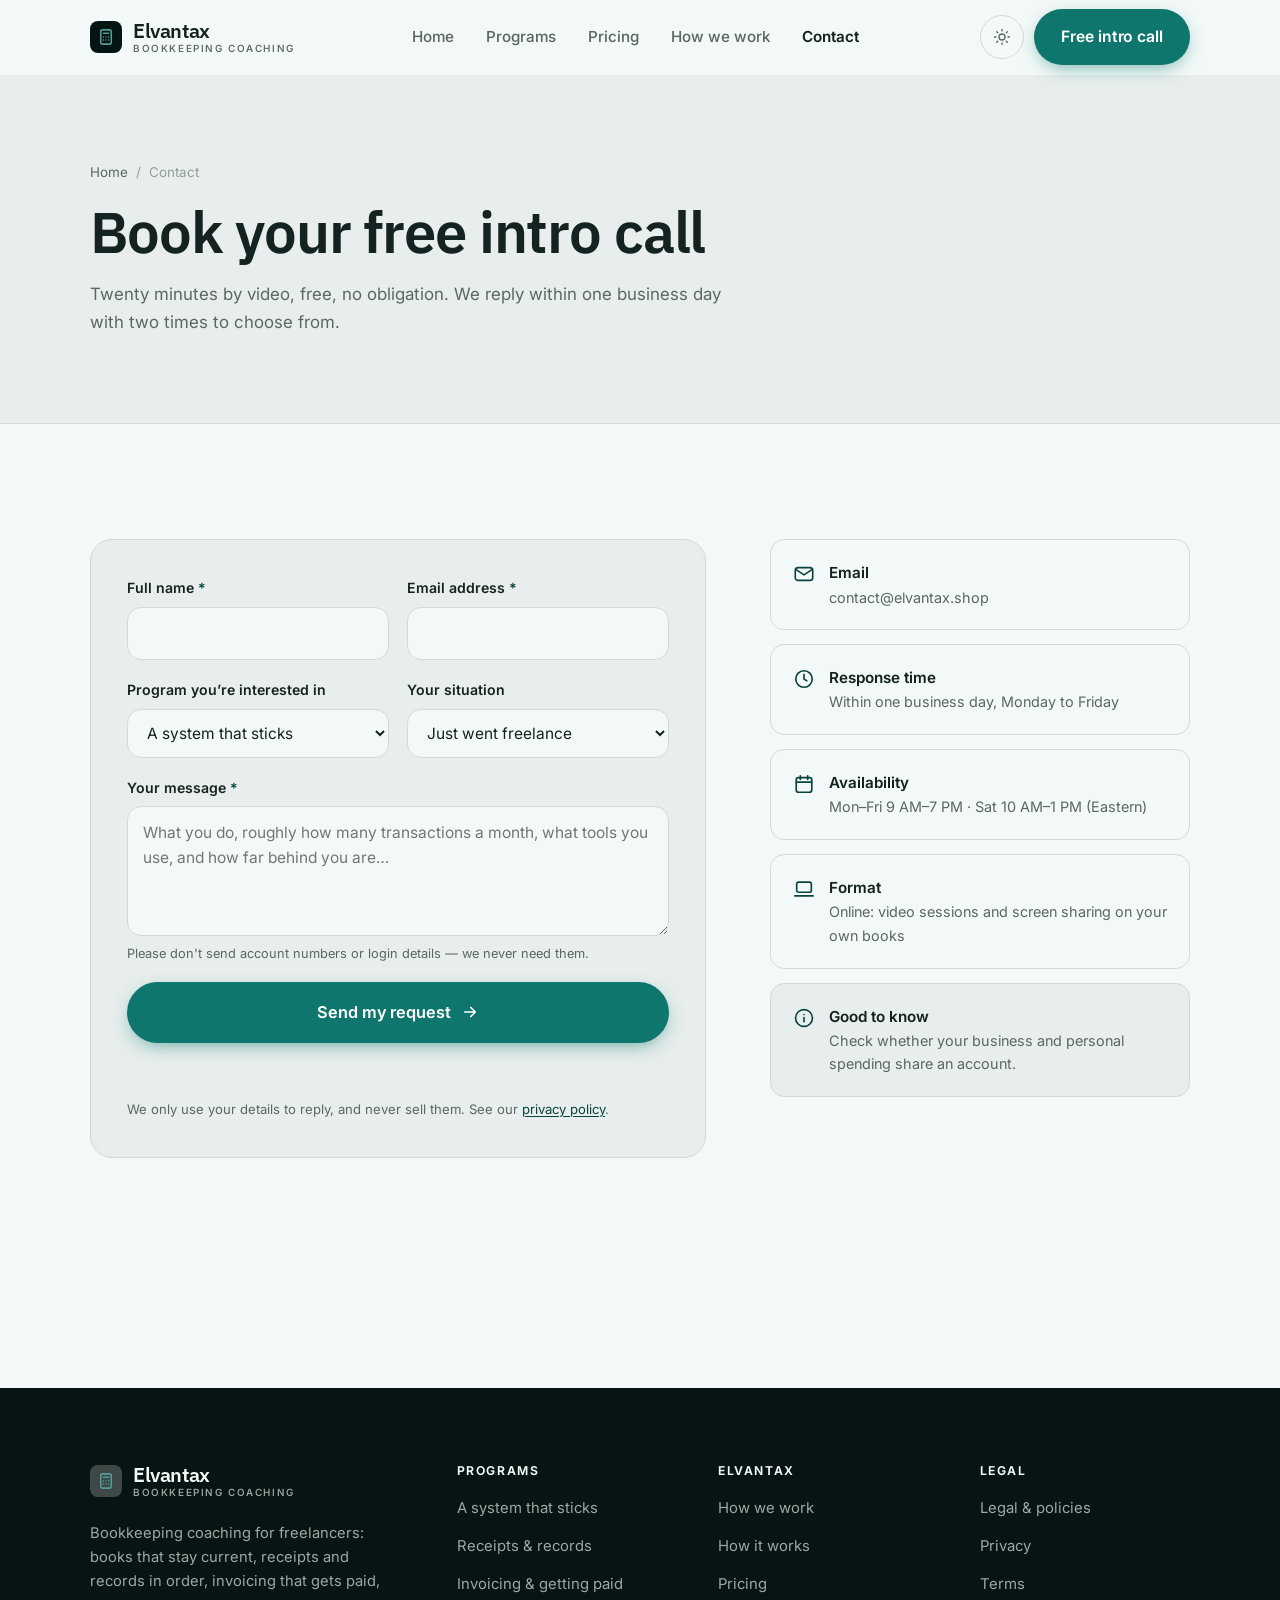
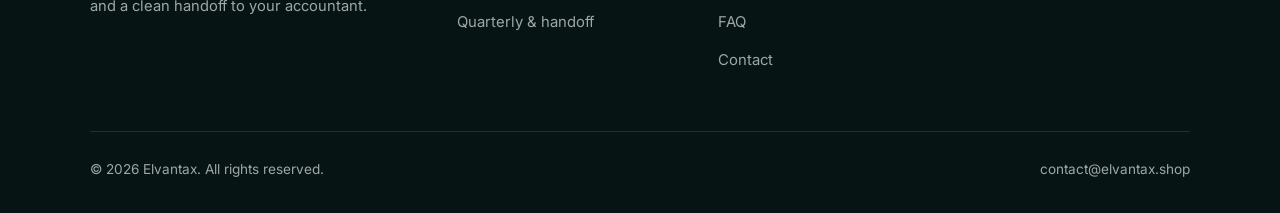
<file: contact.html>
<!DOCTYPE html>
<html lang="en" class="no-js">
<head>
<meta charset="utf-8">
<meta name="viewport" content="width=device-width, initial-scale=1">
<title>Contact — Elvantax</title>
<meta name="description" content="Book your free 20-minute intro call. We reply within one business day.">
<link rel="canonical" href="https://elvantax.shop/contact.html">

<meta property="og:type" content="website">
<meta property="og:url" content="https://elvantax.shop/contact.html">
<meta property="og:site_name" content="Elvantax">
<meta property="og:locale" content="en_US">
<meta property="og:title" content="Contact — Elvantax">
<meta property="og:description" content="Book your free 20-minute intro call. We reply within one business day.">
<meta name="theme-color" content="#061513">

<link rel="icon" href="assets/img/favicon.svg" type="image/svg+xml">
<link rel="preconnect" href="https://fonts.googleapis.com">
<link rel="preconnect" href="https://fonts.gstatic.com" crossorigin>
<link rel="stylesheet" href="https://fonts.googleapis.com/css2?family=IBM+Plex+Sans:wght@400;500;600;700&family=Inter:wght@400..700&display=swap">
<link rel="stylesheet" href="assets/css/style.css">

<!-- Thème appliqué avant le premier rendu (évite le flash) -->
<script>
document.documentElement.classList.remove('no-js');
(function(){try{var t=localStorage.getItem('site-theme');if(t){document.documentElement.setAttribute('data-theme',t);}}catch(e){}})();
</script>
</head>

<body>
<a class="skip-link" href="#main">Skip to main content</a>

<header class="site-header">
  <nav class="wrap nav" aria-label="Main navigation">
    <a class="brand" href="index.html">
      <svg class="brand__mark" viewBox="0 0 64 64" aria-hidden="true">
        <rect class="bm-bg" width="64" height="64" rx="16"/>
        <g class="bm-ic" transform="translate(14 14) scale(1.5)" fill="none" stroke-width="2.1" stroke-linecap="round" stroke-linejoin="round"><rect x="5" y="2.5" width="14" height="19" rx="2.5"/><path d="M8.5 7h7M8.5 12h.01M12 12h.01M15.5 12h.01M8.5 16h.01M12 16h.01M15.5 16h.01"/></g>
      </svg>
      <span>Elvantax<span class="brand__sub">Bookkeeping coaching</span></span>
    </a>

    <ul class="nav__links" id="nav-links">
      <li><a href="index.html">Home</a></li>
      <li><a href="programs.html">Programs</a></li>
      <li><a href="index.html#pricing">Pricing</a></li>
      <li><a href="about.html">How we work</a></li>
      <li><a href="contact.html" aria-current="page">Contact</a></li>
      <li><a class="btn btn--primary" href="contact.html">Free intro call</a></li>
    </ul>

    <div class="nav__cta">
      <button class="theme-toggle" type="button" aria-label="Switch to dark theme">
        <svg class="icon-sun" viewBox="0 0 24 24" fill="none" stroke="currentColor" stroke-width="1.8" stroke-linecap="round" aria-hidden="true"><circle cx="12" cy="12" r="4"/><path d="M12 2v2m0 16v2M2 12h2m16 0h2M4.9 4.9l1.4 1.4m11.4 11.4 1.4 1.4M19.1 4.9l-1.4 1.4M6.3 17.7l-1.4 1.4"/></svg>
        <svg class="icon-moon" viewBox="0 0 24 24" fill="none" stroke="currentColor" stroke-width="1.8" stroke-linecap="round" stroke-linejoin="round" aria-hidden="true"><path d="M21 12.8A9 9 0 1 1 11.2 3a7 7 0 0 0 9.8 9.8z"/></svg>
      </button>
      <a class="btn btn--primary" href="contact.html">Free intro call</a>
      <button class="nav__toggle" type="button" aria-expanded="false" aria-controls="nav-links" aria-label="Open menu">
        <svg class="icon-open" viewBox="0 0 24 24" fill="none" stroke="currentColor" stroke-width="2" stroke-linecap="round" aria-hidden="true"><path d="M3 6h18M3 12h18M3 18h18"/></svg>
        <svg class="icon-close" viewBox="0 0 24 24" fill="none" stroke="currentColor" stroke-width="2" stroke-linecap="round" aria-hidden="true"><path d="M6 6l12 12M18 6L6 18"/></svg>
      </button>
    </div>
  </nav>
</header>

<main id="main">

<section class="page-head">
  <div class="wrap">
    <nav class="breadcrumb" aria-label="Breadcrumb">
      <a href="index.html">Home</a><span>/</span><span aria-current="page">Contact</span>
    </nav>
    <h1>Book your free intro call</h1>
    <p>Twenty minutes by video, free, no obligation. We reply within one business day with two times to choose from.</p>
  </div>
</section>

<section class="section wrap">
  <div class="form-layout">

    <!--
      FORM: the action attribute holds a placeholder id. Create a free form at
      https://formspree.io and replace VOTRE_ID_FORMSPREE. Until then, the button
      opens the visitor's email app with a pre-filled message to contact@elvantax.shop.
    -->
    <form class="form" id="contact-form" action="https://formspree.io/f/VOTRE_ID_FORMSPREE" method="POST"
          data-email="contact@elvantax.shop" data-subject="Intro call request"
          data-msg-mail="Your email app will open with the message ready to send." data-msg-sending="Sending…"
          data-msg-ok="Thanks! Your message is on its way. We reply within one business day." data-msg-err="Sending failed. Please email us directly at">
      <div class="form__row">
        <div class="field">
          <label for="nom">Full name <span class="req" aria-hidden="true">*</span></label>
          <input type="text" id="nom" name="nom" autocomplete="name" required>
        </div>
        <div class="field">
          <label for="email">Email address <span class="req" aria-hidden="true">*</span></label>
          <input type="email" id="email" name="email" autocomplete="email" required>
        </div>
      </div>

      <div class="form__row">
        <div class="field">
          <label for="programme">Program you’re interested in</label>
          <select id="programme" name="programme">
            <option>A system that sticks</option>
            <option>Receipts &amp; records</option>
            <option>Invoicing &amp; getting paid</option>
            <option>Quarterly &amp; handoff</option>
            <option>Not sure yet</option>
          </select>
        </div>
        <div class="field">
          <label for="niveau">Your situation</label>
          <select id="niveau" name="niveau">
            <option>Just went freelance</option>
            <option>Books exist, always behind</option>
            <option>Nothing recorded this year</option>
            <option>Growing, outgrown the spreadsheet</option>
          </select>
        </div>
      </div>

      <div class="field">
        <label for="message">Your message <span class="req" aria-hidden="true">*</span></label>
        <textarea id="message" name="message" required placeholder="What you do, roughly how many transactions a month, what tools you use, and how far behind you are…"></textarea>
        <span class="field__hint">Please don't send account numbers or login details — we never need them.</span>
      </div>

      <!-- Bot trap: hidden from humans -->
      <div class="visually-hidden" aria-hidden="true">
        <label for="site-web">Leave this field empty</label>
        <input type="text" id="site-web" name="_gotcha" tabindex="-1" autocomplete="off">
      </div>

      <button class="btn btn--primary btn--lg" type="submit">Send my request <svg viewBox="0 0 24 24" fill="none" stroke="currentColor" stroke-width="2.2" stroke-linecap="round" stroke-linejoin="round" aria-hidden="true"><path d="M5 12h14M13 6l6 6-6 6"/></svg></button>

      <p id="form-status" class="form__status" role="status" aria-live="polite"></p>

      <p class="form__note">
        We only use your details to reply, and never sell them. See our <a href="legal.html#privacy">privacy policy</a>.
      </p>
    </form>

    <aside class="contact-aside">
      <div class="contact-card">
        <svg viewBox="0 0 24 24" fill="none" stroke="currentColor" stroke-width="1.8" stroke-linecap="round" stroke-linejoin="round" aria-hidden="true"><rect x="2.5" y="5" width="19" height="14" rx="3"/><path d="M3 7l9 6 9-6"/></svg>
        <div><b>Email</b><a href="mailto:contact@elvantax.shop">contact@elvantax.shop</a></div>
      </div>
      <div class="contact-card">
        <svg viewBox="0 0 24 24" fill="none" stroke="currentColor" stroke-width="1.8" stroke-linecap="round" stroke-linejoin="round" aria-hidden="true"><circle cx="12" cy="12" r="9"/><path d="M12 7v5l3.2 2"/></svg>
        <div><b>Response time</b><span>Within one business day, Monday to Friday</span></div>
      </div>
      <div class="contact-card">
        <svg viewBox="0 0 24 24" fill="none" stroke="currentColor" stroke-width="1.8" stroke-linecap="round" stroke-linejoin="round" aria-hidden="true"><rect x="3.5" y="5" width="17" height="16" rx="2.5"/><path d="M8 3v4M16 3v4M3.5 10h17"/></svg>
        <div><b>Availability</b><span>Mon–Fri 9 AM–7 PM · Sat 10 AM–1 PM (Eastern)</span></div>
      </div>
      <div class="contact-card">
        <svg viewBox="0 0 24 24" fill="none" stroke="currentColor" stroke-width="1.8" stroke-linecap="round" stroke-linejoin="round" aria-hidden="true"><rect x="4" y="4.5" width="16" height="11" rx="2"/><path d="M2 19.5h20"/></svg>
        <div><b>Format</b><span>Online: video sessions and screen sharing on your own books</span></div>
      </div>
      <div class="contact-card contact-card--soft">
        <svg viewBox="0 0 24 24" fill="none" stroke="currentColor" stroke-width="1.8" stroke-linecap="round" stroke-linejoin="round" aria-hidden="true"><circle cx="12" cy="12" r="9.2"/><path d="M12 16v-4.5M12 8.2v.1"/></svg>
        <div><b>Good to know</b><span>Check whether your business and personal spending share an account.</span></div>
      </div>
    </aside>

  </div>
</section>

</main>

<footer class="site-footer">
  <div class="wrap">
    <div class="footer__grid">
      <div class="footer__brand">
        <a class="brand" href="index.html">
          <svg class="brand__mark" viewBox="0 0 64 64" aria-hidden="true">
        <rect class="bm-bg" width="64" height="64" rx="16"/>
        <g class="bm-ic" transform="translate(14 14) scale(1.5)" fill="none" stroke-width="2.1" stroke-linecap="round" stroke-linejoin="round"><rect x="5" y="2.5" width="14" height="19" rx="2.5"/><path d="M8.5 7h7M8.5 12h.01M12 12h.01M15.5 12h.01M8.5 16h.01M12 16h.01M15.5 16h.01"/></g>
      </svg>
          <span>Elvantax<span class="brand__sub">Bookkeeping coaching</span></span>
        </a>
        <p>Bookkeeping coaching for freelancers: books that stay current, receipts and records in order, invoicing that gets paid, and a clean handoff to your accountant.</p>
      </div>

      <div class="footer__col">
        <h4>Programs</h4>
        <ul>
          <li><a href="programs.html#system">A system that sticks</a></li>
          <li><a href="programs.html#records">Receipts &amp; records</a></li>
          <li><a href="programs.html#invoicing">Invoicing &amp; getting paid</a></li>
          <li><a href="programs.html#handoff">Quarterly &amp; handoff</a></li>
        </ul>
      </div>

      <div class="footer__col">
        <h4>Elvantax</h4>
        <ul>
          <li><a href="about.html">How we work</a></li>
          <li><a href="index.html#how-it-works">How it works</a></li>
          <li><a href="index.html#pricing">Pricing</a></li>
          <li><a href="index.html#faq">FAQ</a></li>
          <li><a href="contact.html">Contact</a></li>
        </ul>
      </div>

      <div class="footer__col">
        <h4>Legal</h4>
        <ul>
          <li><a href="legal.html">Legal &amp; policies</a></li>
          <li><a href="legal.html#privacy">Privacy</a></li>
          <li><a href="legal.html#terms">Terms</a></li>
        </ul>
      </div>
    </div>

    <div class="footer__bottom">
      <p>© <span data-year>2026</span> Elvantax. All rights reserved.</p>
      <p><a href="mailto:contact@elvantax.shop">contact@elvantax.shop</a></p>
    </div>
  </div>
</footer>

<script src="assets/js/main.js" defer></script>
</body>
</html>
</file>
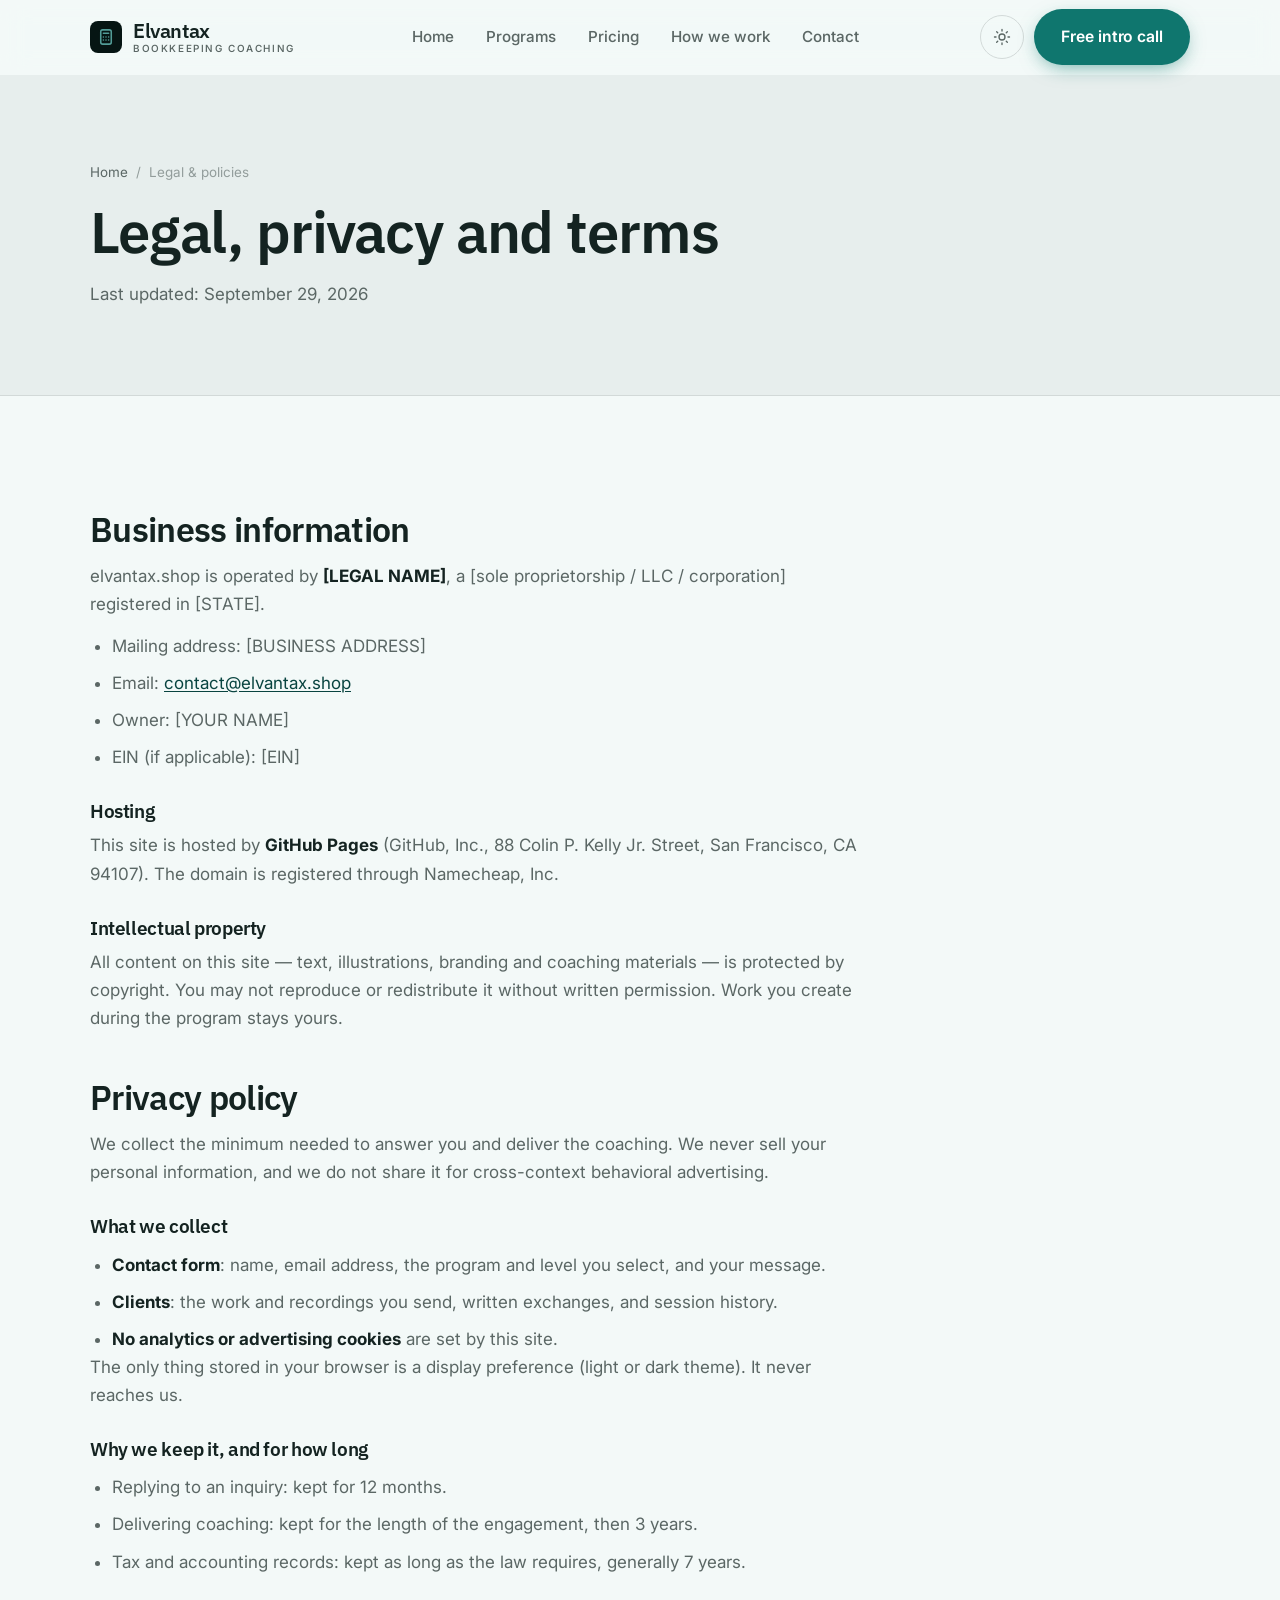
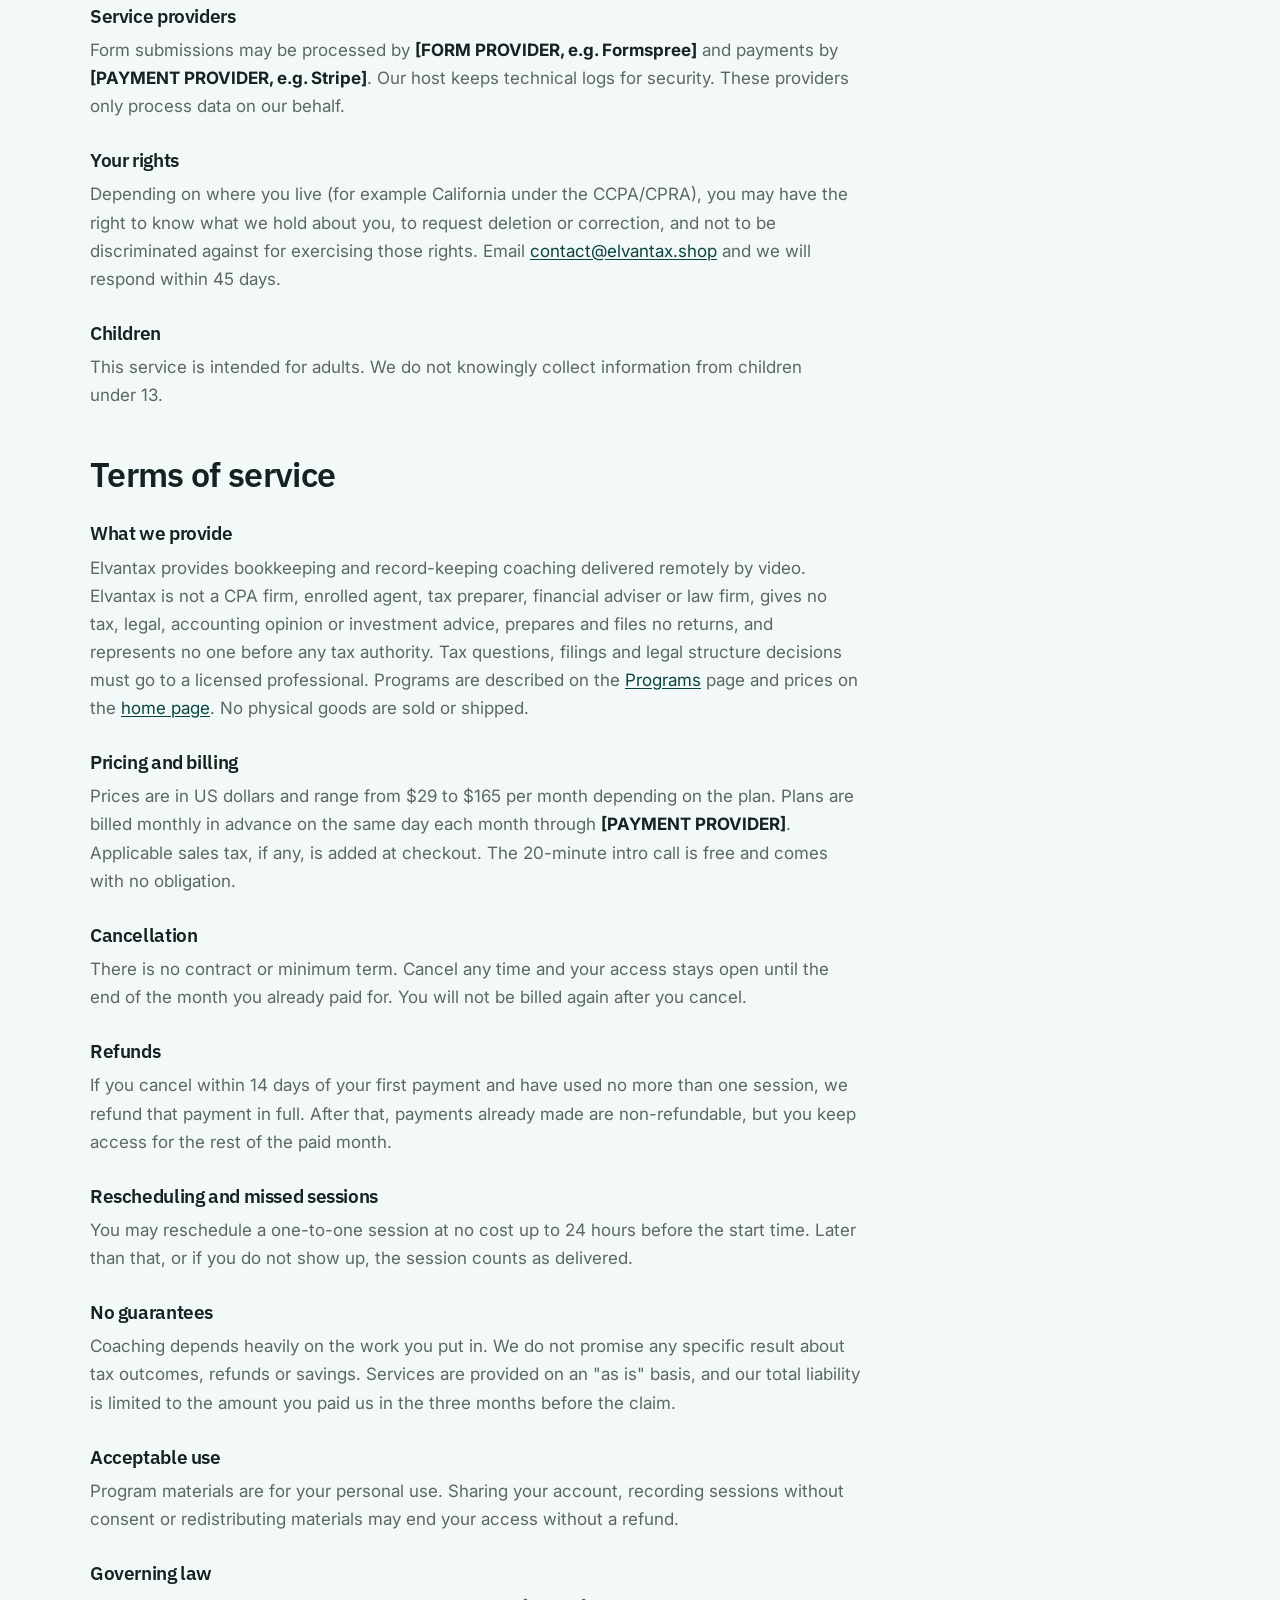
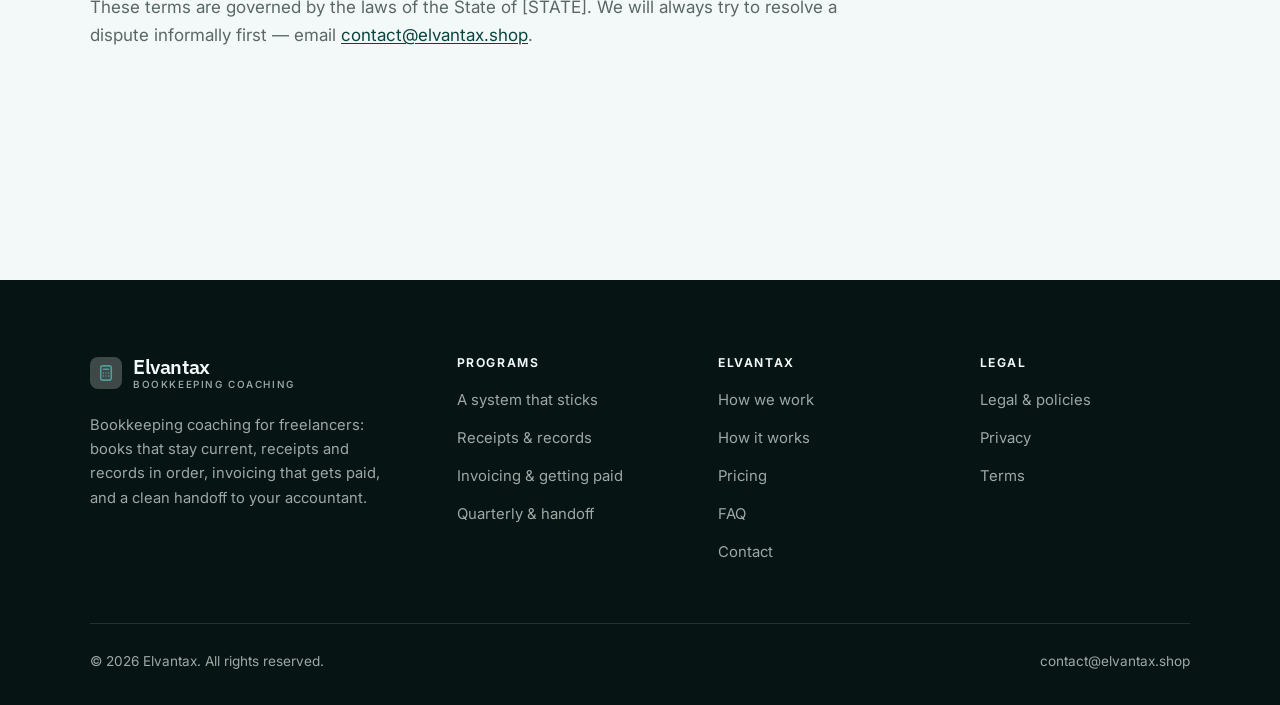
<file: legal.html>
<!DOCTYPE html>
<html lang="en" class="no-js">
<head>
<meta charset="utf-8">
<meta name="viewport" content="width=device-width, initial-scale=1">
<title>Legal, privacy and terms — Elvantax</title>
<meta name="description" content="Business information, privacy policy and terms of service for Elvantax.">
<meta name="robots" content="noindex">

<meta property="og:type" content="website">
<meta property="og:url" content="https://elvantax.shop/legal.html">
<meta property="og:site_name" content="Elvantax">
<meta property="og:locale" content="en_US">
<meta property="og:title" content="Legal, privacy and terms — Elvantax">
<meta property="og:description" content="Business information, privacy policy and terms of service for Elvantax.">
<meta name="theme-color" content="#061513">

<link rel="icon" href="assets/img/favicon.svg" type="image/svg+xml">
<link rel="preconnect" href="https://fonts.googleapis.com">
<link rel="preconnect" href="https://fonts.gstatic.com" crossorigin>
<link rel="stylesheet" href="https://fonts.googleapis.com/css2?family=IBM+Plex+Sans:wght@400;500;600;700&family=Inter:wght@400..700&display=swap">
<link rel="stylesheet" href="assets/css/style.css">

<!-- Thème appliqué avant le premier rendu (évite le flash) -->
<script>
document.documentElement.classList.remove('no-js');
(function(){try{var t=localStorage.getItem('site-theme');if(t){document.documentElement.setAttribute('data-theme',t);}}catch(e){}})();
</script>
</head>

<body>
<a class="skip-link" href="#main">Skip to main content</a>

<header class="site-header">
  <nav class="wrap nav" aria-label="Main navigation">
    <a class="brand" href="index.html">
      <svg class="brand__mark" viewBox="0 0 64 64" aria-hidden="true">
        <rect class="bm-bg" width="64" height="64" rx="16"/>
        <g class="bm-ic" transform="translate(14 14) scale(1.5)" fill="none" stroke-width="2.1" stroke-linecap="round" stroke-linejoin="round"><rect x="5" y="2.5" width="14" height="19" rx="2.5"/><path d="M8.5 7h7M8.5 12h.01M12 12h.01M15.5 12h.01M8.5 16h.01M12 16h.01M15.5 16h.01"/></g>
      </svg>
      <span>Elvantax<span class="brand__sub">Bookkeeping coaching</span></span>
    </a>

    <ul class="nav__links" id="nav-links">
      <li><a href="index.html">Home</a></li>
      <li><a href="programs.html">Programs</a></li>
      <li><a href="index.html#pricing">Pricing</a></li>
      <li><a href="about.html">How we work</a></li>
      <li><a href="contact.html">Contact</a></li>
      <li><a class="btn btn--primary" href="contact.html">Free intro call</a></li>
    </ul>

    <div class="nav__cta">
      <button class="theme-toggle" type="button" aria-label="Switch to dark theme">
        <svg class="icon-sun" viewBox="0 0 24 24" fill="none" stroke="currentColor" stroke-width="1.8" stroke-linecap="round" aria-hidden="true"><circle cx="12" cy="12" r="4"/><path d="M12 2v2m0 16v2M2 12h2m16 0h2M4.9 4.9l1.4 1.4m11.4 11.4 1.4 1.4M19.1 4.9l-1.4 1.4M6.3 17.7l-1.4 1.4"/></svg>
        <svg class="icon-moon" viewBox="0 0 24 24" fill="none" stroke="currentColor" stroke-width="1.8" stroke-linecap="round" stroke-linejoin="round" aria-hidden="true"><path d="M21 12.8A9 9 0 1 1 11.2 3a7 7 0 0 0 9.8 9.8z"/></svg>
      </button>
      <a class="btn btn--primary" href="contact.html">Free intro call</a>
      <button class="nav__toggle" type="button" aria-expanded="false" aria-controls="nav-links" aria-label="Open menu">
        <svg class="icon-open" viewBox="0 0 24 24" fill="none" stroke="currentColor" stroke-width="2" stroke-linecap="round" aria-hidden="true"><path d="M3 6h18M3 12h18M3 18h18"/></svg>
        <svg class="icon-close" viewBox="0 0 24 24" fill="none" stroke="currentColor" stroke-width="2" stroke-linecap="round" aria-hidden="true"><path d="M6 6l12 12M18 6L6 18"/></svg>
      </button>
    </div>
  </nav>
</header>

<main id="main">

<section class="page-head">
  <div class="wrap">
    <nav class="breadcrumb" aria-label="Breadcrumb">
      <a href="index.html">Home</a><span>/</span><span aria-current="page">Legal &amp; policies</span>
    </nav>
    <h1>Legal, privacy and terms</h1>
    <p>Last updated: <time datetime="2026-09-29">September 29, 2026</time></p>
  </div>
</section>

<section class="section wrap">
  <div class="prose">

    <!--
      TO DO: this is a skeleton, not legal advice. Replace every [BRACKET] with
      your real details before selling, and have a lawyer review it if you can.
      Consumer protection rules differ by state.
    -->

    <h2 id="business">Business information</h2>
    <p>
      elvantax.shop is operated by <strong>[LEGAL NAME]</strong>, a [sole proprietorship / LLC / corporation]
      registered in [STATE].
    </p>
    <ul>
      <li>Mailing address: [BUSINESS ADDRESS]</li>
      <li>Email: <a href="mailto:contact@elvantax.shop">contact@elvantax.shop</a></li>
      <li>Owner: [YOUR NAME]</li>
      <li>EIN (if applicable): [EIN]</li>
    </ul>

    <h3>Hosting</h3>
    <p>
      This site is hosted by <strong>GitHub Pages</strong> (GitHub, Inc., 88 Colin P. Kelly Jr. Street,
      San Francisco, CA 94107). The domain is registered through Namecheap, Inc.
    </p>

    <h3>Intellectual property</h3>
    <p>
      All content on this site — text, illustrations, branding and coaching materials — is protected by
      copyright. You may not reproduce or redistribute it without written permission. Work you create during
      the program stays yours.
    </p>

    <h2 id="privacy">Privacy policy</h2>
    <p>
      We collect the minimum needed to answer you and deliver the coaching. We never sell your personal
      information, and we do not share it for cross-context behavioral advertising.
    </p>
    <h3>What we collect</h3>
    <ul>
      <li><strong>Contact form</strong>: name, email address, the program and level you select, and your message.</li>
      <li><strong>Clients</strong>: the work and recordings you send, written exchanges, and session history.</li>
      <li><strong>No analytics or advertising cookies</strong> are set by this site.</li>
    </ul>
    <p>
      The only thing stored in your browser is a display preference (light or dark theme). It never reaches us.
    </p>
    <h3>Why we keep it, and for how long</h3>
    <ul>
      <li>Replying to an inquiry: kept for 12 months.</li>
      <li>Delivering coaching: kept for the length of the engagement, then 3 years.</li>
      <li>Tax and accounting records: kept as long as the law requires, generally 7 years.</li>
    </ul>
    <h3>Service providers</h3>
    <p>
      Form submissions may be processed by <strong>[FORM PROVIDER, e.g. Formspree]</strong> and payments by
      <strong>[PAYMENT PROVIDER, e.g. Stripe]</strong>. Our host keeps technical logs for security. These
      providers only process data on our behalf.
    </p>
    <h3>Your rights</h3>
    <p>
      Depending on where you live (for example California under the CCPA/CPRA), you may have the right to
      know what we hold about you, to request deletion or correction, and not to be discriminated against for
      exercising those rights. Email <a href="mailto:contact@elvantax.shop">contact@elvantax.shop</a> and we will respond within 45 days.
    </p>
    <h3>Children</h3>
    <p>
      This service is intended for adults. We do not knowingly collect information from children under 13.
    </p>

    <h2 id="terms">Terms of service</h2>
    <h3>What we provide</h3>
    <p>
      Elvantax provides bookkeeping and record-keeping coaching delivered remotely by video. Elvantax is not a CPA firm, enrolled agent, tax preparer, financial adviser or law firm, gives no tax, legal, accounting opinion or investment advice, prepares and files no returns, and represents no one before any tax authority. Tax questions, filings and legal structure decisions must go to a licensed professional. Programs are described on the
      <a href="programs.html">Programs</a> page and prices on the <a href="index.html#pricing">home page</a>.
      No physical goods are sold or shipped.
    </p>
    <h3>Pricing and billing</h3>
    <p>
      Prices are in US dollars and range from $29 to $165 per month
      depending on the plan. Plans are billed monthly in advance on the same day each month through
      <strong>[PAYMENT PROVIDER]</strong>. Applicable sales tax, if any, is added at checkout.
      The 20-minute intro call is free and comes with no obligation.
    </p>
    <h3>Cancellation</h3>
    <p>
      There is no contract or minimum term. Cancel any time and your access stays open until the end of the
      month you already paid for. You will not be billed again after you cancel.
    </p>
    <h3>Refunds</h3>
    <p>
      If you cancel within 14 days of your first payment and have used no more than one session, we refund
      that payment in full. After that, payments already made are non-refundable, but you keep access for the
      rest of the paid month.
    </p>
    <h3>Rescheduling and missed sessions</h3>
    <p>
      You may reschedule a one-to-one session at no cost up to 24 hours before the start time. Later than
      that, or if you do not show up, the session counts as delivered.
    </p>
    <h3>No guarantees</h3>
    <p>
      Coaching depends heavily on the work you put in. We do not promise any specific result
      about tax outcomes, refunds or savings. Services are provided on an "as is" basis, and our total
      liability is limited to the amount you paid us in the three months before the claim.
    </p>
    <h3>Acceptable use</h3>
    <p>
      Program materials are for your personal use. Sharing your account, recording sessions without consent
      or redistributing materials may end your access without a refund.
    </p>
    <h3>Governing law</h3>
    <p>
      These terms are governed by the laws of the State of [STATE]. We will always try to resolve a dispute
      informally first — email <a href="mailto:contact@elvantax.shop">contact@elvantax.shop</a>.
    </p>

  </div>
</section>

</main>

<footer class="site-footer">
  <div class="wrap">
    <div class="footer__grid">
      <div class="footer__brand">
        <a class="brand" href="index.html">
          <svg class="brand__mark" viewBox="0 0 64 64" aria-hidden="true">
        <rect class="bm-bg" width="64" height="64" rx="16"/>
        <g class="bm-ic" transform="translate(14 14) scale(1.5)" fill="none" stroke-width="2.1" stroke-linecap="round" stroke-linejoin="round"><rect x="5" y="2.5" width="14" height="19" rx="2.5"/><path d="M8.5 7h7M8.5 12h.01M12 12h.01M15.5 12h.01M8.5 16h.01M12 16h.01M15.5 16h.01"/></g>
      </svg>
          <span>Elvantax<span class="brand__sub">Bookkeeping coaching</span></span>
        </a>
        <p>Bookkeeping coaching for freelancers: books that stay current, receipts and records in order, invoicing that gets paid, and a clean handoff to your accountant.</p>
      </div>

      <div class="footer__col">
        <h4>Programs</h4>
        <ul>
          <li><a href="programs.html#system">A system that sticks</a></li>
          <li><a href="programs.html#records">Receipts &amp; records</a></li>
          <li><a href="programs.html#invoicing">Invoicing &amp; getting paid</a></li>
          <li><a href="programs.html#handoff">Quarterly &amp; handoff</a></li>
        </ul>
      </div>

      <div class="footer__col">
        <h4>Elvantax</h4>
        <ul>
          <li><a href="about.html">How we work</a></li>
          <li><a href="index.html#how-it-works">How it works</a></li>
          <li><a href="index.html#pricing">Pricing</a></li>
          <li><a href="index.html#faq">FAQ</a></li>
          <li><a href="contact.html">Contact</a></li>
        </ul>
      </div>

      <div class="footer__col">
        <h4>Legal</h4>
        <ul>
          <li><a href="legal.html">Legal &amp; policies</a></li>
          <li><a href="legal.html#privacy">Privacy</a></li>
          <li><a href="legal.html#terms">Terms</a></li>
        </ul>
      </div>
    </div>

    <div class="footer__bottom">
      <p>© <span data-year>2026</span> Elvantax. All rights reserved.</p>
      <p><a href="mailto:contact@elvantax.shop">contact@elvantax.shop</a></p>
    </div>
  </div>
</footer>

<script src="assets/js/main.js" defer></script>
</body>
</html>
</file>
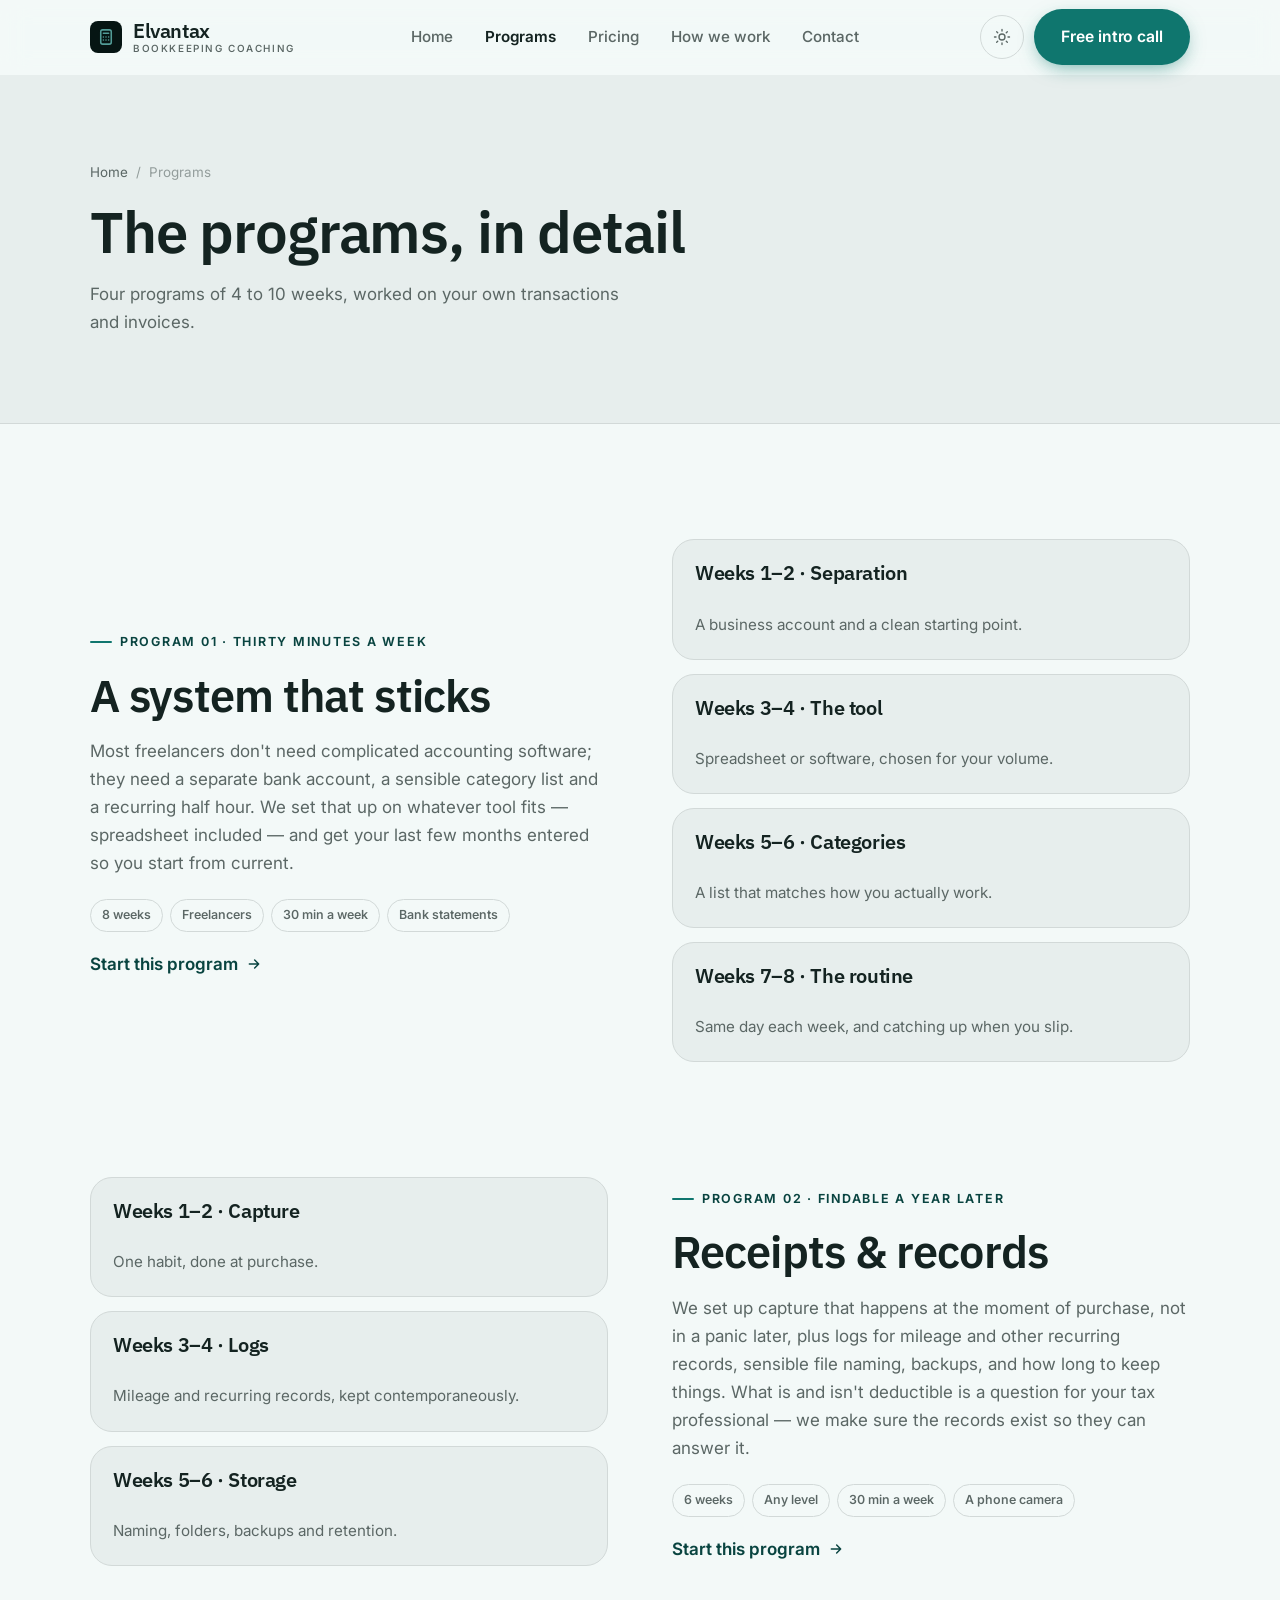
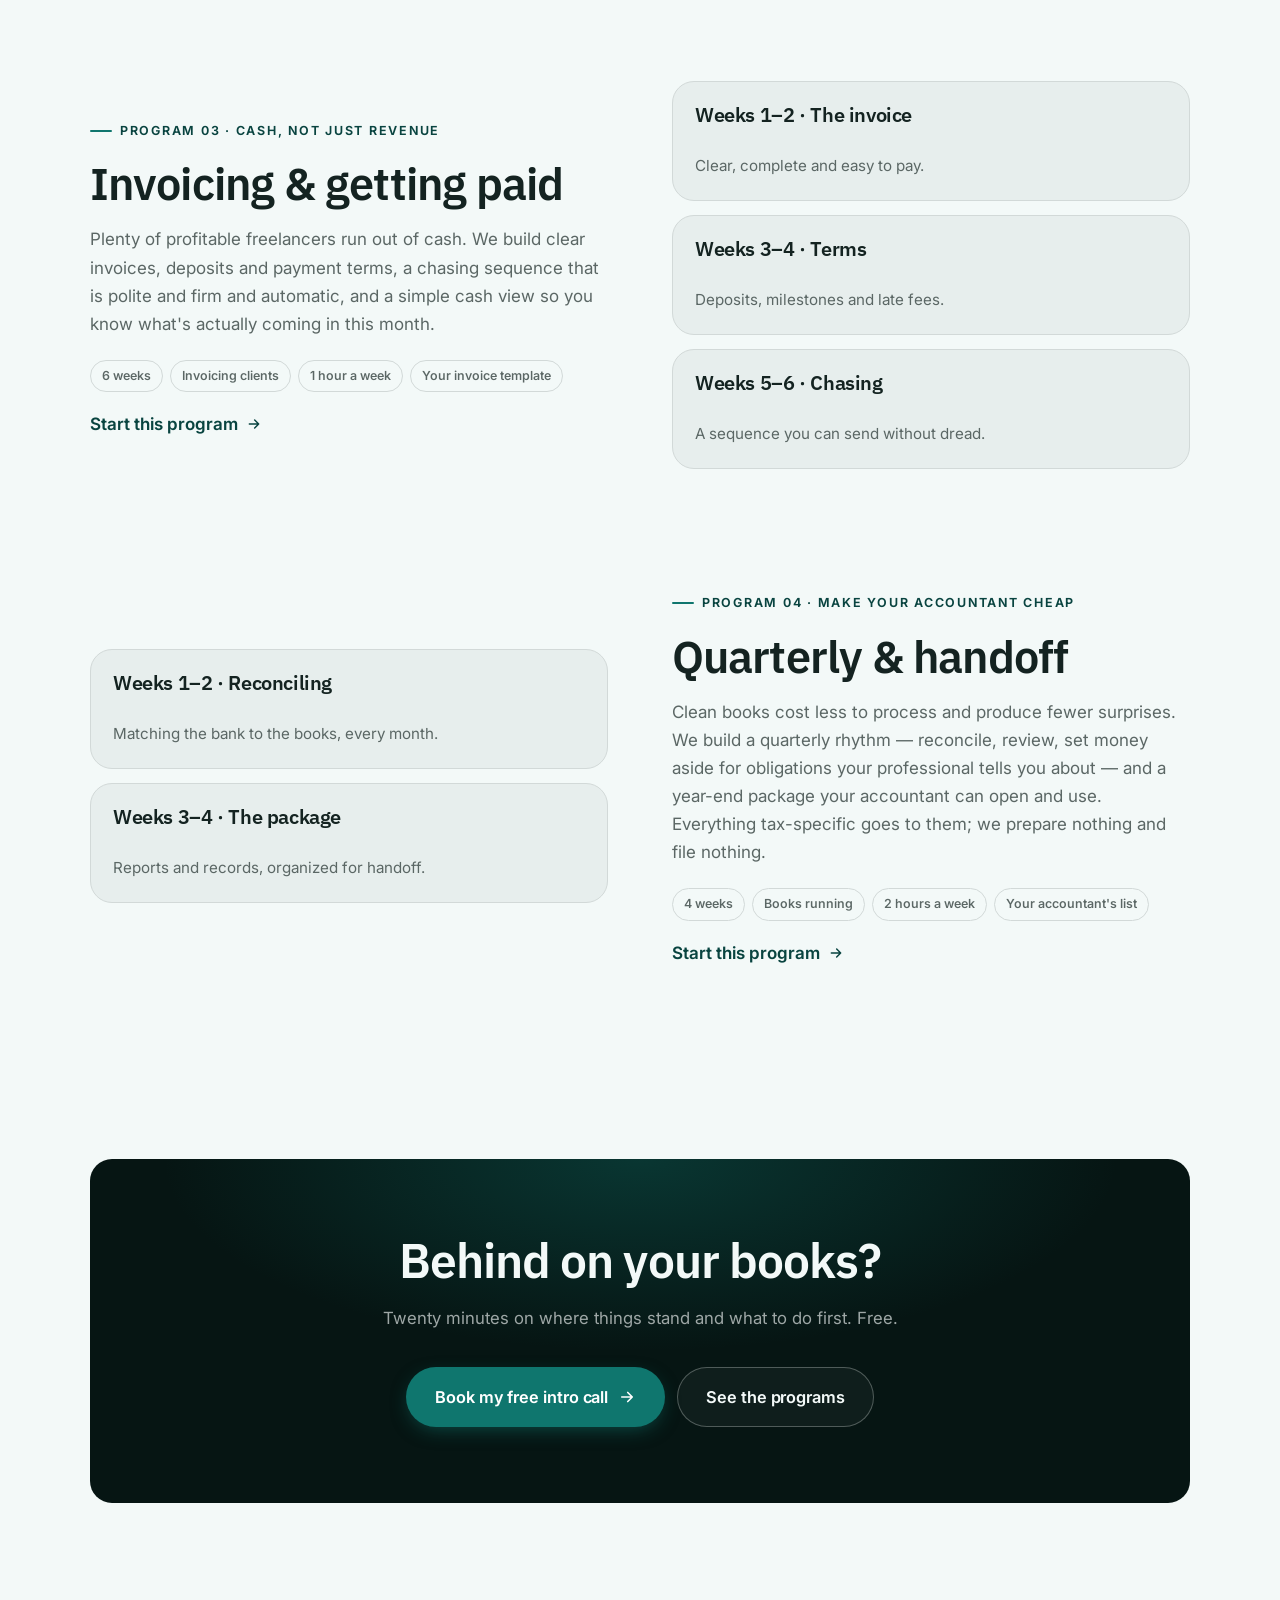
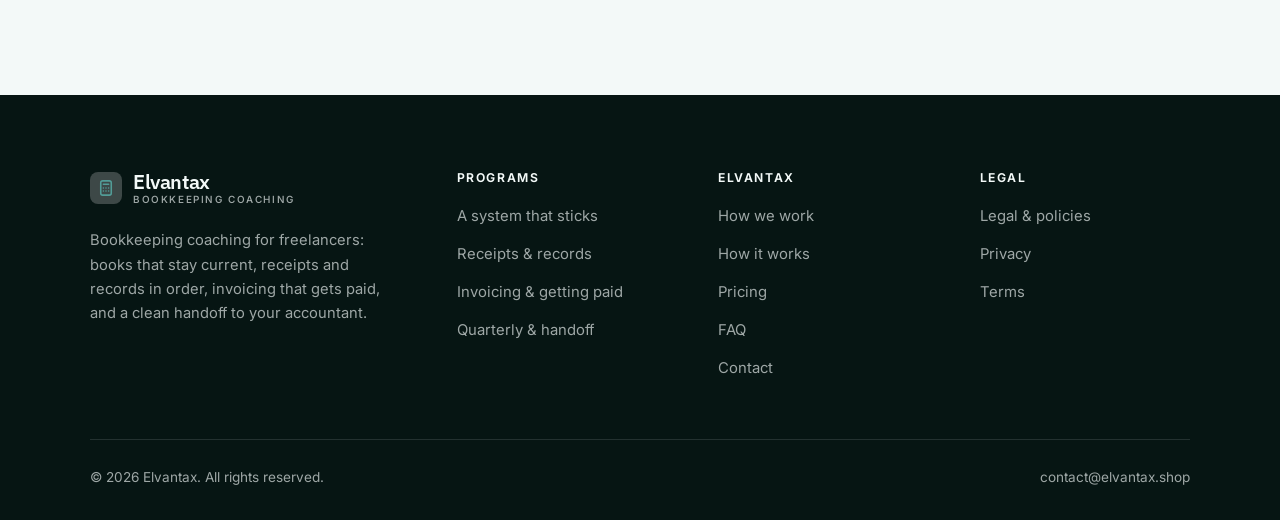
<file: programs.html>
<!DOCTYPE html>
<html lang="en" class="no-js">
<head>
<meta charset="utf-8">
<meta name="viewport" content="width=device-width, initial-scale=1">
<title>Programs — Elvantax</title>
<meta name="description" content="Bookkeeping coaching programs: a system that sticks, receipts and records, invoicing and getting paid, quarterly rhythm and accountant handoff.">
<link rel="canonical" href="https://elvantax.shop/programs.html">

<meta property="og:type" content="website">
<meta property="og:url" content="https://elvantax.shop/programs.html">
<meta property="og:site_name" content="Elvantax">
<meta property="og:locale" content="en_US">
<meta property="og:title" content="Programs — Elvantax">
<meta property="og:description" content="Bookkeeping coaching programs: a system that sticks, receipts and records, invoicing and getting paid, quarterly rhythm and accountant handoff.">
<meta name="theme-color" content="#061513">

<link rel="icon" href="assets/img/favicon.svg" type="image/svg+xml">
<link rel="preconnect" href="https://fonts.googleapis.com">
<link rel="preconnect" href="https://fonts.gstatic.com" crossorigin>
<link rel="stylesheet" href="https://fonts.googleapis.com/css2?family=IBM+Plex+Sans:wght@400;500;600;700&family=Inter:wght@400..700&display=swap">
<link rel="stylesheet" href="assets/css/style.css">

<!-- Thème appliqué avant le premier rendu (évite le flash) -->
<script>
document.documentElement.classList.remove('no-js');
(function(){try{var t=localStorage.getItem('site-theme');if(t){document.documentElement.setAttribute('data-theme',t);}}catch(e){}})();
</script>
</head>

<body>
<a class="skip-link" href="#main">Skip to main content</a>

<header class="site-header">
  <nav class="wrap nav" aria-label="Main navigation">
    <a class="brand" href="index.html">
      <svg class="brand__mark" viewBox="0 0 64 64" aria-hidden="true">
        <rect class="bm-bg" width="64" height="64" rx="16"/>
        <g class="bm-ic" transform="translate(14 14) scale(1.5)" fill="none" stroke-width="2.1" stroke-linecap="round" stroke-linejoin="round"><rect x="5" y="2.5" width="14" height="19" rx="2.5"/><path d="M8.5 7h7M8.5 12h.01M12 12h.01M15.5 12h.01M8.5 16h.01M12 16h.01M15.5 16h.01"/></g>
      </svg>
      <span>Elvantax<span class="brand__sub">Bookkeeping coaching</span></span>
    </a>

    <ul class="nav__links" id="nav-links">
      <li><a href="index.html">Home</a></li>
      <li><a href="programs.html" aria-current="page">Programs</a></li>
      <li><a href="index.html#pricing">Pricing</a></li>
      <li><a href="about.html">How we work</a></li>
      <li><a href="contact.html">Contact</a></li>
      <li><a class="btn btn--primary" href="contact.html">Free intro call</a></li>
    </ul>

    <div class="nav__cta">
      <button class="theme-toggle" type="button" aria-label="Switch to dark theme">
        <svg class="icon-sun" viewBox="0 0 24 24" fill="none" stroke="currentColor" stroke-width="1.8" stroke-linecap="round" aria-hidden="true"><circle cx="12" cy="12" r="4"/><path d="M12 2v2m0 16v2M2 12h2m16 0h2M4.9 4.9l1.4 1.4m11.4 11.4 1.4 1.4M19.1 4.9l-1.4 1.4M6.3 17.7l-1.4 1.4"/></svg>
        <svg class="icon-moon" viewBox="0 0 24 24" fill="none" stroke="currentColor" stroke-width="1.8" stroke-linecap="round" stroke-linejoin="round" aria-hidden="true"><path d="M21 12.8A9 9 0 1 1 11.2 3a7 7 0 0 0 9.8 9.8z"/></svg>
      </button>
      <a class="btn btn--primary" href="contact.html">Free intro call</a>
      <button class="nav__toggle" type="button" aria-expanded="false" aria-controls="nav-links" aria-label="Open menu">
        <svg class="icon-open" viewBox="0 0 24 24" fill="none" stroke="currentColor" stroke-width="2" stroke-linecap="round" aria-hidden="true"><path d="M3 6h18M3 12h18M3 18h18"/></svg>
        <svg class="icon-close" viewBox="0 0 24 24" fill="none" stroke="currentColor" stroke-width="2" stroke-linecap="round" aria-hidden="true"><path d="M6 6l12 12M18 6L6 18"/></svg>
      </button>
    </div>
  </nav>
</header>

<main id="main">

<section class="page-head">
  <div class="wrap">
    <nav class="breadcrumb" aria-label="Breadcrumb">
      <a href="index.html">Home</a><span>/</span><span aria-current="page">Programs</span>
    </nav>
    <h1>The programs, in detail</h1>
    <p>Four programs of 4 to 10 weeks, worked on your own transactions and invoices.</p>
  </div>
</section>

<section class="section wrap" id="system">
  <div class="split reveal">
    <div>
      <span class="eyebrow">Program 01 · Thirty minutes a week</span>
      <h2>A system that sticks</h2>
      <p>Most freelancers don't need complicated accounting software; they need a separate bank account, a sensible category list and a recurring half hour. We set that up on whatever tool fits — spreadsheet included — and get your last few months entered so you start from current.</p>
      <ul class="tags"><li>8 weeks</li><li>Freelancers</li><li>30 min a week</li><li>Bank statements</li></ul>
      <p><a class="arrow-link" href="contact.html">Start this program <svg viewBox="0 0 24 24" fill="none" stroke="currentColor" stroke-width="2.2" stroke-linecap="round" stroke-linejoin="round" aria-hidden="true"><path d="M5 12h14M13 6l6 6-6 6"/></svg></a></p>
    </div>
    <div class="grid grid--2 grid--tight">
      <article class="card card--sm">
        <h3>Weeks 1–2 · Separation</h3>
        <p>A business account and a clean starting point.</p>
      </article>
      <article class="card card--sm">
        <h3>Weeks 3–4 · The tool</h3>
        <p>Spreadsheet or software, chosen for your volume.</p>
      </article>
      <article class="card card--sm">
        <h3>Weeks 5–6 · Categories</h3>
        <p>A list that matches how you actually work.</p>
      </article>
      <article class="card card--sm">
        <h3>Weeks 7–8 · The routine</h3>
        <p>Same day each week, and catching up when you slip.</p>
      </article>
    </div>
  </div>
</section>

<section class="section section--flush wrap" id="records">
  <div class="split reveal">
    <div class="grid grid--2 grid--tight">
      <article class="card card--sm">
        <h3>Weeks 1–2 · Capture</h3>
        <p>One habit, done at purchase.</p>
      </article>
      <article class="card card--sm">
        <h3>Weeks 3–4 · Logs</h3>
        <p>Mileage and recurring records, kept contemporaneously.</p>
      </article>
      <article class="card card--sm">
        <h3>Weeks 5–6 · Storage</h3>
        <p>Naming, folders, backups and retention.</p>
      </article>
    </div>
    <div>
      <span class="eyebrow">Program 02 · Findable a year later</span>
      <h2>Receipts &amp; records</h2>
      <p>We set up capture that happens at the moment of purchase, not in a panic later, plus logs for mileage and other recurring records, sensible file naming, backups, and how long to keep things. What is and isn't deductible is a question for your tax professional — we make sure the records exist so they can answer it.</p>
      <ul class="tags"><li>6 weeks</li><li>Any level</li><li>30 min a week</li><li>A phone camera</li></ul>
      <p><a class="arrow-link" href="contact.html">Start this program <svg viewBox="0 0 24 24" fill="none" stroke="currentColor" stroke-width="2.2" stroke-linecap="round" stroke-linejoin="round" aria-hidden="true"><path d="M5 12h14M13 6l6 6-6 6"/></svg></a></p>
    </div>
  </div>
</section>

<section class="section section--flush wrap" id="invoicing">
  <div class="split reveal">
    <div>
      <span class="eyebrow">Program 03 · Cash, not just revenue</span>
      <h2>Invoicing &amp; getting paid</h2>
      <p>Plenty of profitable freelancers run out of cash. We build clear invoices, deposits and payment terms, a chasing sequence that is polite and firm and automatic, and a simple cash view so you know what's actually coming in this month.</p>
      <ul class="tags"><li>6 weeks</li><li>Invoicing clients</li><li>1 hour a week</li><li>Your invoice template</li></ul>
      <p><a class="arrow-link" href="contact.html">Start this program <svg viewBox="0 0 24 24" fill="none" stroke="currentColor" stroke-width="2.2" stroke-linecap="round" stroke-linejoin="round" aria-hidden="true"><path d="M5 12h14M13 6l6 6-6 6"/></svg></a></p>
    </div>
    <div class="grid grid--2 grid--tight">
      <article class="card card--sm">
        <h3>Weeks 1–2 · The invoice</h3>
        <p>Clear, complete and easy to pay.</p>
      </article>
      <article class="card card--sm">
        <h3>Weeks 3–4 · Terms</h3>
        <p>Deposits, milestones and late fees.</p>
      </article>
      <article class="card card--sm">
        <h3>Weeks 5–6 · Chasing</h3>
        <p>A sequence you can send without dread.</p>
      </article>
    </div>
  </div>
</section>

<section class="section section--flush wrap" id="handoff">
  <div class="split reveal">
    <div class="grid grid--2 grid--tight">
      <article class="card card--sm">
        <h3>Weeks 1–2 · Reconciling</h3>
        <p>Matching the bank to the books, every month.</p>
      </article>
      <article class="card card--sm">
        <h3>Weeks 3–4 · The package</h3>
        <p>Reports and records, organized for handoff.</p>
      </article>
    </div>
    <div>
      <span class="eyebrow">Program 04 · Make your accountant cheap</span>
      <h2>Quarterly &amp; handoff</h2>
      <p>Clean books cost less to process and produce fewer surprises. We build a quarterly rhythm — reconcile, review, set money aside for obligations your professional tells you about — and a year-end package your accountant can open and use. Everything tax-specific goes to them; we prepare nothing and file nothing.</p>
      <ul class="tags"><li>4 weeks</li><li>Books running</li><li>2 hours a week</li><li>Your accountant's list</li></ul>
      <p><a class="arrow-link" href="contact.html">Start this program <svg viewBox="0 0 24 24" fill="none" stroke="currentColor" stroke-width="2.2" stroke-linecap="round" stroke-linejoin="round" aria-hidden="true"><path d="M5 12h14M13 6l6 6-6 6"/></svg></a></p>
    </div>
  </div>
</section>

<section class="wrap section--tight">
  <div class="cta-band reveal">
    <h2>Behind on your books?</h2>
    <p>Twenty minutes on where things stand and what to do first. Free.</p>
    <div class="hero__actions">
      <a class="btn btn--primary btn--lg" href="contact.html">Book my free intro call <svg viewBox="0 0 24 24" fill="none" stroke="currentColor" stroke-width="2.2" stroke-linecap="round" stroke-linejoin="round" aria-hidden="true"><path d="M5 12h14M13 6l6 6-6 6"/></svg></a>
      <a class="btn btn--on-dark btn--lg" href="programs.html">See the programs</a>
    </div>
  </div>
</section>

</main>

<footer class="site-footer">
  <div class="wrap">
    <div class="footer__grid">
      <div class="footer__brand">
        <a class="brand" href="index.html">
          <svg class="brand__mark" viewBox="0 0 64 64" aria-hidden="true">
        <rect class="bm-bg" width="64" height="64" rx="16"/>
        <g class="bm-ic" transform="translate(14 14) scale(1.5)" fill="none" stroke-width="2.1" stroke-linecap="round" stroke-linejoin="round"><rect x="5" y="2.5" width="14" height="19" rx="2.5"/><path d="M8.5 7h7M8.5 12h.01M12 12h.01M15.5 12h.01M8.5 16h.01M12 16h.01M15.5 16h.01"/></g>
      </svg>
          <span>Elvantax<span class="brand__sub">Bookkeeping coaching</span></span>
        </a>
        <p>Bookkeeping coaching for freelancers: books that stay current, receipts and records in order, invoicing that gets paid, and a clean handoff to your accountant.</p>
      </div>

      <div class="footer__col">
        <h4>Programs</h4>
        <ul>
          <li><a href="programs.html#system">A system that sticks</a></li>
          <li><a href="programs.html#records">Receipts &amp; records</a></li>
          <li><a href="programs.html#invoicing">Invoicing &amp; getting paid</a></li>
          <li><a href="programs.html#handoff">Quarterly &amp; handoff</a></li>
        </ul>
      </div>

      <div class="footer__col">
        <h4>Elvantax</h4>
        <ul>
          <li><a href="about.html">How we work</a></li>
          <li><a href="index.html#how-it-works">How it works</a></li>
          <li><a href="index.html#pricing">Pricing</a></li>
          <li><a href="index.html#faq">FAQ</a></li>
          <li><a href="contact.html">Contact</a></li>
        </ul>
      </div>

      <div class="footer__col">
        <h4>Legal</h4>
        <ul>
          <li><a href="legal.html">Legal &amp; policies</a></li>
          <li><a href="legal.html#privacy">Privacy</a></li>
          <li><a href="legal.html#terms">Terms</a></li>
        </ul>
      </div>
    </div>

    <div class="footer__bottom">
      <p>© <span data-year>2026</span> Elvantax. All rights reserved.</p>
      <p><a href="mailto:contact@elvantax.shop">contact@elvantax.shop</a></p>
    </div>
  </div>
</footer>

<script src="assets/js/main.js" defer></script>
</body>
</html>
</file>
<file: assets/css/style.css>
/* Elvantax — couleurs et polices de la marque.
   Modifier ces valeurs suffit à changer l'identité visuelle de tout le site. */
:root {
  --c-accent:    #0f766e;
  --c-on-accent: #ffffff;
  --c-ink:       #061513;
  --c-paper:     #f3f9f8;

  --accent-ink-light: color-mix(in srgb, var(--c-accent) 58%, black);
  --accent-on-dark:   color-mix(in srgb, var(--c-accent) 72%, white);

  --font-display: "IBM Plex Sans", system-ui, -apple-system, "Segoe UI", sans-serif;
  --font-body: "Inter", system-ui, -apple-system, "Segoe UI", sans-serif;
  --display-weight: 600;
  --display-tracking: -.02em;
}

/* ==========================================================================
   Feuille de style commune aux sites de coaching
   Les couleurs de marque (--c-accent, --c-on-accent, --c-ink, --c-paper) et
   les polices sont définies juste au-dessus, par site. Tout le reste en dérive.
   ========================================================================== */

/* --------------------------------------------------------------------------
   1. Tokens dérivés
   -------------------------------------------------------------------------- */

:root {
  /* Thème clair */
  --paper:      var(--c-paper);
  --paper-2:    color-mix(in srgb, var(--c-paper) 95%, var(--c-ink));
  --paper-3:    color-mix(in srgb, var(--c-paper) 89%, var(--c-ink));
  --line:       color-mix(in srgb, var(--c-paper) 86%, var(--c-ink));
  --text:       color-mix(in srgb, var(--c-ink) 94%, var(--c-paper));
  --muted:      color-mix(in srgb, var(--c-ink) 64%, var(--c-paper));
  --accent:     var(--c-accent);
  --accent-600: color-mix(in srgb, var(--c-accent) 86%, black);
  --accent-ink: var(--accent-ink-light);
  --on-accent:  var(--c-on-accent);
  --ink:        var(--c-ink);
  --ink-soft:   color-mix(in srgb, var(--c-ink) 90%, white);
  --on-ink:     var(--c-paper);
  --on-ink-mut: color-mix(in srgb, var(--c-paper) 64%, var(--c-ink));
  --brand-bg:   var(--c-ink);

  /* Rayons */
  --r-sm: 8px;
  --r-md: 14px;
  --r-lg: 22px;
  --r-full: 999px;

  /* Ombres */
  --sh-1: 0 1px 2px rgba(0, 0, 0, .05), 0 2px 8px rgba(0, 0, 0, .04);
  --sh-2: 0 2px 4px rgba(0, 0, 0, .05), 0 12px 32px rgba(0, 0, 0, .09);
  --sh-3: 0 4px 8px rgba(0, 0, 0, .06), 0 24px 56px rgba(0, 0, 0, .14);

  /* Rythme */
  --gutter: clamp(16px, 4vw, 40px);
  --maxw: 1180px;
  --section-y: clamp(64px, 9vw, 124px);

  --ease: cubic-bezier(.22, .61, .36, 1);
}

/* Thème sombre — suit le système, sauf si l'utilisateur a choisi « clair » */
@media (prefers-color-scheme: dark) {
  :root:not([data-theme="light"]) {
    --paper:      var(--c-ink);
    --paper-2:    color-mix(in srgb, var(--c-ink) 92%, white);
    --paper-3:    color-mix(in srgb, var(--c-ink) 86%, white);
    --line:       color-mix(in srgb, var(--c-ink) 80%, white);
    --text:       color-mix(in srgb, var(--c-paper) 94%, var(--c-ink));
    --muted:      color-mix(in srgb, var(--c-paper) 66%, var(--c-ink));
    --accent-ink: var(--accent-on-dark);
    --ink:        color-mix(in srgb, var(--c-ink) 72%, black);
    --brand-bg:   color-mix(in srgb, var(--c-ink) 80%, white);
    --sh-1: 0 1px 2px rgba(0, 0, 0, .4), 0 2px 8px rgba(0, 0, 0, .3);
    --sh-2: 0 2px 4px rgba(0, 0, 0, .4), 0 12px 32px rgba(0, 0, 0, .45);
    --sh-3: 0 4px 8px rgba(0, 0, 0, .45), 0 24px 56px rgba(0, 0, 0, .55);
  }
}

/* Thème sombre — choix explicite */
:root[data-theme="dark"] {
  --paper:      var(--c-ink);
  --paper-2:    color-mix(in srgb, var(--c-ink) 92%, white);
  --paper-3:    color-mix(in srgb, var(--c-ink) 86%, white);
  --line:       color-mix(in srgb, var(--c-ink) 80%, white);
  --text:       color-mix(in srgb, var(--c-paper) 94%, var(--c-ink));
  --muted:      color-mix(in srgb, var(--c-paper) 66%, var(--c-ink));
  --accent-ink: var(--accent-on-dark);
  --ink:        color-mix(in srgb, var(--c-ink) 72%, black);
  --brand-bg:   color-mix(in srgb, var(--c-ink) 80%, white);
  --sh-1: 0 1px 2px rgba(0, 0, 0, .4), 0 2px 8px rgba(0, 0, 0, .3);
  --sh-2: 0 2px 4px rgba(0, 0, 0, .4), 0 12px 32px rgba(0, 0, 0, .45);
  --sh-3: 0 4px 8px rgba(0, 0, 0, .45), 0 24px 56px rgba(0, 0, 0, .55);
}

/* --------------------------------------------------------------------------
   2. Reset / base
   -------------------------------------------------------------------------- */

*, *::before, *::after { box-sizing: border-box; }

* { margin: 0; }

html {
  -webkit-text-size-adjust: 100%;
  scroll-behavior: smooth;
  scroll-padding-top: 88px;
}

body {
  background: var(--paper);
  color: var(--text);
  font-family: var(--font-body);
  font-size: 17px;
  line-height: 1.65;
  -webkit-font-smoothing: antialiased;
  text-rendering: optimizeLegibility;
  overflow-x: hidden;
}

img, svg, video { display: block; max-width: 100%; height: auto; }

a { color: inherit; text-decoration: none; }

button, input, textarea, select { font: inherit; color: inherit; }

h1, h2, h3, h4 {
  font-family: var(--font-display);
  font-weight: var(--display-weight);
  line-height: 1.08;
  letter-spacing: var(--display-tracking);
  text-wrap: balance;
}

p { text-wrap: pretty; }

:focus-visible {
  outline: 3px solid var(--accent);
  outline-offset: 3px;
  border-radius: 4px;
}

::selection { background: var(--accent); color: var(--on-accent); }

/* --------------------------------------------------------------------------
   3. Utilitaires de mise en page
   -------------------------------------------------------------------------- */

.wrap {
  width: 100%;
  max-width: var(--maxw);
  margin-inline: auto;
  padding-inline: var(--gutter);
}

.section { padding-block: var(--section-y); }
.section--flush { padding-top: 0; }
.section--tight { padding-block: clamp(48px, 6vw, 80px); }

.skip-link {
  position: absolute;
  left: 12px;
  top: -100px;
  z-index: 200;
  background: var(--accent);
  color: var(--on-accent);
  padding: 12px 20px;
  border-radius: var(--r-sm);
  font-weight: 600;
  transition: top .2s var(--ease);
}
.skip-link:focus { top: 12px; }

.eyebrow {
  display: inline-flex;
  align-items: center;
  gap: 8px;
  font-size: .78rem;
  font-weight: 650;
  letter-spacing: .14em;
  text-transform: uppercase;
  color: var(--accent-ink);
  margin-bottom: 18px;
}
.eyebrow::before {
  content: "";
  width: 22px;
  height: 2px;
  background: var(--accent);
  border-radius: 2px;
}

.section-head { max-width: 62ch; margin-bottom: clamp(36px, 5vw, 60px); }
.section-head h2 { font-size: clamp(2rem, 4.4vw, 3.1rem); }
.section-head p {
  margin-top: 18px;
  color: var(--muted);
  font-size: clamp(1rem, 1.6vw, 1.12rem);
  max-width: 58ch;
}

.section-head--center { margin-inline: auto; text-align: center; }
.section-head--center .eyebrow { justify-content: center; }
.section-head--center p { margin-inline: auto; }

/* --------------------------------------------------------------------------
   4. Boutons
   -------------------------------------------------------------------------- */

.btn {
  display: inline-flex;
  align-items: center;
  justify-content: center;
  gap: 10px;
  padding: 14px 26px;
  border: 1px solid transparent;
  border-radius: var(--r-full);
  font-weight: 620;
  font-size: .98rem;
  letter-spacing: -.005em;
  cursor: pointer;
  white-space: nowrap;
  transition: transform .18s var(--ease), background-color .18s var(--ease),
              border-color .18s var(--ease), box-shadow .18s var(--ease), color .18s var(--ease);
}
.btn:hover { transform: translateY(-2px); }
.btn:active { transform: translateY(0); }

.btn--primary {
  background: var(--accent);
  color: var(--on-accent);
  box-shadow: 0 6px 20px -6px color-mix(in srgb, var(--c-accent) 65%, transparent);
}
.btn--primary:hover {
  background: var(--accent-600);
  box-shadow: 0 12px 28px -8px color-mix(in srgb, var(--c-accent) 70%, transparent);
}

.btn--ghost {
  border-color: var(--line);
  background: transparent;
  color: var(--text);
}
.btn--ghost:hover { border-color: var(--accent); color: var(--accent-ink); }

.btn--on-dark {
  border-color: color-mix(in srgb, var(--c-paper) 28%, transparent);
  color: var(--on-ink);
  background: color-mix(in srgb, var(--c-paper) 4%, transparent);
}
.btn--on-dark:hover {
  border-color: color-mix(in srgb, var(--c-paper) 60%, transparent);
  background: color-mix(in srgb, var(--c-paper) 10%, transparent);
}

.btn--lg { padding: 16px 28px; font-size: 1.02rem; }
.btn--block { width: 100%; }

.btn svg { width: 18px; height: 18px; flex: none; }

@media (max-width: 420px) {
  .btn--lg { padding: 15px 22px; font-size: 1rem; white-space: normal; text-align: center; }
}

/* Lien fléché */
.arrow-link {
  display: inline-flex;
  align-items: center;
  gap: 8px;
  font-weight: 620;
  color: var(--accent-ink);
}
.arrow-link svg { width: 16px; height: 16px; transition: transform .18s var(--ease); }
.arrow-link:hover svg { transform: translateX(4px); }

/* --------------------------------------------------------------------------
   5. En-tête / navigation
   -------------------------------------------------------------------------- */

.site-header {
  position: sticky;
  top: 0;
  z-index: 100;
  background: color-mix(in srgb, var(--paper) 82%, transparent);
  backdrop-filter: saturate(180%) blur(14px);
  -webkit-backdrop-filter: saturate(180%) blur(14px);
  border-bottom: 1px solid transparent;
  transition: border-color .25s var(--ease), background-color .25s var(--ease);
}
.site-header.is-stuck {
  border-bottom-color: var(--line);
  background: color-mix(in srgb, var(--paper) 94%, transparent);
}

.nav {
  display: flex;
  align-items: center;
  justify-content: space-between;
  gap: 24px;
  height: 74px;
}

.brand {
  display: inline-flex;
  align-items: center;
  gap: 11px;
  font-family: var(--font-display);
  font-weight: var(--display-weight);
  font-size: 1.24rem;
  letter-spacing: var(--display-tracking);
  flex: none;
  line-height: 1.1;
}
.brand__mark { width: 32px; height: 32px; flex: none; }
.brand__mark .bm-bg { fill: var(--brand-bg); }
.brand__mark .bm-ic { stroke: var(--accent-on-dark); color: var(--accent-on-dark); }
.brand__sub {
  display: block;
  font-family: var(--font-body);
  font-size: .62rem;
  font-weight: 550;
  letter-spacing: .16em;
  text-transform: uppercase;
  color: var(--muted);
  margin-top: 1px;
}

.nav__links {
  display: flex;
  align-items: center;
  gap: 4px;
  list-style: none;
  padding: 0;
}
.nav__links a {
  display: block;
  padding: 9px 14px;
  border-radius: var(--r-full);
  font-size: .95rem;
  font-weight: 520;
  color: var(--muted);
  transition: color .16s var(--ease), background-color .16s var(--ease);
}
.nav__links a:hover { color: var(--text); background: var(--paper-2); }
.nav__links a[aria-current="page"] { color: var(--text); font-weight: 620; }
.nav__links .btn { display: none; }

.nav__cta { display: flex; align-items: center; gap: 10px; flex: none; }

.nav__toggle {
  display: none;
  width: 44px;
  height: 44px;
  align-items: center;
  justify-content: center;
  background: transparent;
  border: 1px solid var(--line);
  border-radius: var(--r-full);
  cursor: pointer;
}
.nav__toggle svg { width: 20px; height: 20px; }
.nav__toggle .icon-close { display: none; }
.nav__toggle[aria-expanded="true"] .icon-open { display: none; }
.nav__toggle[aria-expanded="true"] .icon-close { display: block; }

@media (max-width: 900px) {
  .nav__links, .nav__cta .btn { display: none; }
  .nav__toggle { display: inline-flex; }

  .nav__links {
    position: fixed;
    inset: 74px 0 auto;
    flex-direction: column;
    align-items: stretch;
    gap: 2px;
    padding: 20px var(--gutter) 32px;
    background: var(--paper);
    border-bottom: 1px solid var(--line);
    box-shadow: var(--sh-2);
  }
  .nav__links.is-open { display: flex; }
  .nav__links a { padding: 14px 4px; font-size: 1.1rem; border-radius: var(--r-sm); }
  .nav__links a.btn { display: inline-flex; margin-top: 14px; padding: 14px 26px; color: var(--on-accent); }
}

@media (max-width: 380px) {
  .brand__sub { display: none; }
}

/* Bouton de thème */
.theme-toggle {
  width: 44px;
  height: 44px;
  display: inline-flex;
  align-items: center;
  justify-content: center;
  background: transparent;
  border: 1px solid var(--line);
  border-radius: var(--r-full);
  cursor: pointer;
  color: var(--muted);
  transition: color .16s var(--ease), border-color .16s var(--ease);
}
.theme-toggle:hover { color: var(--text); border-color: var(--accent); }
.theme-toggle svg { width: 18px; height: 18px; }
.theme-toggle .icon-moon { display: none; }
:root[data-theme="dark"] .theme-toggle .icon-sun { display: none; }
:root[data-theme="dark"] .theme-toggle .icon-moon { display: block; }
@media (prefers-color-scheme: dark) {
  :root:not([data-theme="light"]) .theme-toggle .icon-sun { display: none; }
  :root:not([data-theme="light"]) .theme-toggle .icon-moon { display: block; }
}

/* --------------------------------------------------------------------------
   6. Hero
   -------------------------------------------------------------------------- */

.hero {
  position: relative;
  background: var(--ink);
  color: var(--on-ink);
  overflow: hidden;
  isolation: isolate;
}

/* Halo de couleur + grain léger */
.hero::before {
  content: "";
  position: absolute;
  inset: -30% -10% auto;
  height: 130%;
  background:
    radial-gradient(60% 55% at 78% 18%, color-mix(in srgb, var(--c-accent) 34%, transparent), transparent 62%),
    radial-gradient(48% 44% at 12% 88%, color-mix(in srgb, var(--c-accent) 16%, transparent), transparent 66%);
  z-index: -2;
  pointer-events: none;
}
.hero::after {
  content: "";
  position: absolute;
  inset: 0;
  background-image: url("data:image/svg+xml,%3Csvg xmlns='http://www.w3.org/2000/svg' width='160' height='160'%3E%3Cfilter id='n'%3E%3CfeTurbulence type='fractalNoise' baseFrequency='.85' numOctaves='3'/%3E%3C/filter%3E%3Crect width='160' height='160' filter='url(%23n)' opacity='.28'/%3E%3C/svg%3E");
  opacity: .45;
  mix-blend-mode: overlay;
  z-index: -1;
  pointer-events: none;
}

.hero__inner {
  display: grid;
  grid-template-columns: minmax(0, 1.05fr) minmax(0, .95fr);
  align-items: center;
  gap: clamp(32px, 5vw, 72px);
  padding-block: clamp(56px, 8vw, 110px);
}

.hero h1 {
  font-size: clamp(2.5rem, 6vw, 4.6rem);
  letter-spacing: calc(var(--display-tracking) * 1.4);
}
.hero h1 em {
  font-style: normal;
  color: var(--accent-on-dark);
  text-decoration: underline;
  text-decoration-color: color-mix(in srgb, var(--c-accent) 45%, transparent);
  text-decoration-thickness: .1em;
  text-underline-offset: .14em;
  text-decoration-skip-ink: none;
}

.hero__lede {
  margin-top: 22px;
  font-size: clamp(1.04rem, 1.9vw, 1.2rem);
  color: var(--on-ink-mut);
  max-width: 50ch;
}

.hero__actions {
  display: flex;
  flex-wrap: wrap;
  gap: 12px;
  margin-top: 34px;
}

.hero__eyebrow { color: var(--accent-on-dark); }
.hero__eyebrow::before { background: var(--accent-on-dark); }

/* Faits sur l'offre */
.hero__proof {
  display: grid;
  grid-template-columns: repeat(4, minmax(0, 1fr));
  gap: clamp(18px, 3vw, 32px);
  margin-top: 44px;
  padding: 26px 0 0;
  border-top: 1px solid color-mix(in srgb, var(--c-paper) 14%, transparent);
  list-style: none;
}
.stat__num {
  display: block;
  font-family: var(--font-display);
  font-size: clamp(1.5rem, 2.6vw, 2.05rem);
  font-weight: var(--display-weight);
  line-height: 1;
  letter-spacing: var(--display-tracking);
  white-space: nowrap;
}
.stat__label {
  display: block;
  margin-top: 7px;
  font-size: .82rem;
  line-height: 1.4;
  color: var(--on-ink-mut);
}

.hero__art svg { width: 100%; height: auto; border-radius: var(--r-lg); box-shadow: var(--sh-3); }

@media (max-width: 880px) {
  .hero__inner { grid-template-columns: 1fr; }
  .hero__art { order: -1; max-width: 560px; }
}
@media (max-width: 540px) {
  .hero__proof { grid-template-columns: repeat(2, minmax(0, 1fr)); }
}

/* --------------------------------------------------------------------------
   7. Bandeau défilant
   -------------------------------------------------------------------------- */

.marquee {
  background: var(--ink-soft);
  color: var(--on-ink-mut);
  border-top: 1px solid color-mix(in srgb, var(--c-paper) 8%, transparent);
  padding-block: 18px;
  overflow: hidden;
  white-space: nowrap;
  mask-image: linear-gradient(90deg, transparent, #000 8%, #000 92%, transparent);
  -webkit-mask-image: linear-gradient(90deg, transparent, #000 8%, #000 92%, transparent);
}
.marquee__track {
  display: inline-flex;
  gap: 42px;
  align-items: center;
  animation: marquee 38s linear infinite;
  font-size: .86rem;
  letter-spacing: .12em;
  text-transform: uppercase;
  font-weight: 560;
}
.marquee__track span { display: inline-flex; align-items: center; gap: 42px; }
.marquee__track span::after {
  content: "";
  width: 5px; height: 5px;
  border-radius: 50%;
  background: var(--accent);
  opacity: .8;
}
@keyframes marquee { to { transform: translateX(-50%); } }

/* --------------------------------------------------------------------------
   8. Grilles de cartes
   -------------------------------------------------------------------------- */

.grid {
  display: grid;
  gap: clamp(16px, 2.2vw, 26px);
}
.grid--2 { grid-template-columns: repeat(auto-fit, minmax(min(100%, 260px), 1fr)); }
.grid--3 { grid-template-columns: repeat(auto-fit, minmax(min(100%, 270px), 1fr)); }
.grid--4 { grid-template-columns: repeat(auto-fit, minmax(min(100%, 230px), 1fr)); }
.grid--tight { gap: 14px; }

.card {
  position: relative;
  display: flex;
  flex-direction: column;
  padding: 28px;
  background: var(--paper-2);
  border: 1px solid var(--line);
  border-radius: var(--r-lg);
  transition: transform .22s var(--ease), box-shadow .22s var(--ease), border-color .22s var(--ease);
}
a.card:hover, .card--lift:hover {
  transform: translateY(-5px);
  box-shadow: var(--sh-2);
  border-color: color-mix(in srgb, var(--c-accent) 45%, var(--line));
}
.card--sm { padding: 22px; }
.card--sm h3 { font-size: 1rem; }
.card__icon {
  width: 52px;
  height: 52px;
  display: grid;
  place-items: center;
  border-radius: var(--r-md);
  background: color-mix(in srgb, var(--c-accent) 15%, transparent);
  color: var(--accent-ink);
  margin-bottom: 20px;
}
.card__icon svg { width: 26px; height: 26px; }
.card h3 { font-size: 1.22rem; margin-bottom: 10px; }
.card p { color: var(--muted); font-size: .95rem; }
.card .arrow-link { margin-top: auto; padding-top: 18px; font-size: .92rem; }

.tags {
  list-style: none;
  padding: 0;
  margin: 18px 0 0;
  display: flex;
  flex-wrap: wrap;
  gap: 7px;
}
.tags li {
  font-size: .78rem;
  font-weight: 560;
  padding: 5px 11px;
  border-radius: var(--r-full);
  background: var(--paper);
  border: 1px solid var(--line);
  color: var(--muted);
}

/* --------------------------------------------------------------------------
   9. Méthode (étapes)
   -------------------------------------------------------------------------- */

.steps { counter-reset: step; }
.step {
  position: relative;
  padding: 30px 26px 26px;
  background: var(--paper);
  border: 1px solid var(--line);
  border-radius: var(--r-lg);
}
.step::before {
  counter-increment: step;
  content: "0" counter(step);
  display: block;
  font-family: var(--font-display);
  font-size: 2.6rem;
  font-weight: var(--display-weight);
  line-height: 1;
  letter-spacing: var(--display-tracking);
  color: color-mix(in srgb, var(--c-accent) 55%, var(--paper));
  margin-bottom: 16px;
}
.step h3 { font-size: 1.12rem; margin-bottom: 9px; }
.step p { color: var(--muted); font-size: .93rem; }

/* --------------------------------------------------------------------------
   10. Tarifs
   -------------------------------------------------------------------------- */

.plans { align-items: start; }

.plan {
  display: flex;
  flex-direction: column;
  padding: 32px 28px;
  background: var(--paper);
  border: 1px solid var(--line);
  border-radius: var(--r-lg);
  height: 100%;
  position: relative;
}
.plan--featured {
  background: var(--ink);
  color: var(--on-ink);
  border-color: var(--ink);
  box-shadow: var(--sh-3);
}
.plan--featured .plan__desc,
.plan--featured .plan__period,
.plan--featured .plan__features li { color: var(--on-ink-mut); }
.plan--featured .plan__features li::before { color: var(--accent-on-dark); }

.plan__tag {
  position: absolute;
  top: 18px;
  right: 18px;
  font-size: .7rem;
  font-weight: 680;
  letter-spacing: .1em;
  text-transform: uppercase;
  padding: 5px 12px;
  border-radius: var(--r-full);
  background: var(--accent);
  color: var(--on-accent);
}

.plan h3 { font-size: 1.3rem; }
.plan--featured h3 { padding-right: 120px; }
.plan__desc { margin-top: 8px; color: var(--muted); font-size: .92rem; min-height: 2.8em; }

.plan__price {
  display: flex;
  align-items: baseline;
  gap: 6px;
  margin: 22px 0 4px;
  font-family: var(--font-display);
  font-size: clamp(2.2rem, 4vw, 2.9rem);
  font-weight: var(--display-weight);
  letter-spacing: var(--display-tracking);
  line-height: 1;
}
.plan__period { font-family: var(--font-body); font-size: .9rem; font-weight: 450; color: var(--muted); letter-spacing: 0; }

.plan__features {
  list-style: none;
  padding: 0;
  margin: 24px 0 28px;
  display: grid;
  gap: 11px;
  flex: 1;
}
.plan__features li {
  display: grid;
  grid-template-columns: 20px 1fr;
  gap: 10px;
  font-size: .93rem;
  color: var(--muted);
  align-items: start;
}
.plan__features li::before {
  content: "✓";
  color: var(--accent-ink);
  font-weight: 700;
  line-height: 1.5;
}

.plans-note { text-align: center; margin-top: 26px; font-size: .88rem; color: var(--muted); }

/* --------------------------------------------------------------------------
   11. Bloc split (texte + illustration)
   -------------------------------------------------------------------------- */

.split {
  display: grid;
  grid-template-columns: repeat(auto-fit, minmax(min(100%, 340px), 1fr));
  gap: clamp(32px, 5vw, 68px);
  align-items: center;
}
.split--top { align-items: start; }
.split__art svg { width: 100%; border-radius: var(--r-lg); box-shadow: var(--sh-2); }
.split h2 { font-size: clamp(1.9rem, 4vw, 2.8rem); }
.split p { margin-top: 18px; color: var(--muted); }
.split .tags { margin-top: 22px; }

/* --------------------------------------------------------------------------
   12. FAQ
   -------------------------------------------------------------------------- */

.faq { max-width: 780px; margin-inline: auto; }
.faq details {
  border-bottom: 1px solid var(--line);
  padding: 4px 0;
}
.faq summary {
  display: flex;
  align-items: center;
  justify-content: space-between;
  gap: 20px;
  padding: 22px 4px;
  cursor: pointer;
  list-style: none;
  font-family: var(--font-display);
  font-size: 1.08rem;
  font-weight: var(--display-weight);
  letter-spacing: var(--display-tracking);
}
.faq summary::-webkit-details-marker { display: none; }
.faq summary::after {
  content: "";
  flex: none;
  width: 13px;
  height: 13px;
  border-right: 2px solid var(--muted);
  border-bottom: 2px solid var(--muted);
  transform: rotate(45deg) translate(-3px, -3px);
  transition: transform .2s var(--ease), border-color .2s var(--ease);
}
.faq details[open] summary::after {
  transform: rotate(225deg) translate(-3px, -3px);
  border-color: var(--accent);
}
.faq details p { padding: 0 4px 24px; color: var(--muted); max-width: 66ch; }

/* --------------------------------------------------------------------------
   13. Bandeau d'appel à l'action
   -------------------------------------------------------------------------- */

.cta-band {
  position: relative;
  background: var(--ink);
  color: var(--on-ink);
  border-radius: var(--r-lg);
  padding: clamp(40px, 6vw, 76px) clamp(24px, 5vw, 64px);
  overflow: hidden;
  isolation: isolate;
  text-align: center;
}
.cta-band::before {
  content: "";
  position: absolute;
  inset: 0;
  background: radial-gradient(70% 90% at 50% 0%, color-mix(in srgb, var(--c-accent) 34%, transparent), transparent 62%);
  z-index: -1;
}
.cta-band h2 { font-size: clamp(1.9rem, 4.4vw, 3rem); }
.cta-band p {
  margin: 18px auto 0;
  max-width: 52ch;
  color: var(--on-ink-mut);
  font-size: 1.05rem;
}
.cta-band .hero__actions { justify-content: center; }

/* --------------------------------------------------------------------------
   14. Formulaire
   -------------------------------------------------------------------------- */

.form-layout {
  display: grid;
  grid-template-columns: minmax(0, 1fr) minmax(0, 420px);
  gap: clamp(32px, 5vw, 64px);
  align-items: start;
}
@media (max-width: 880px) { .form-layout { grid-template-columns: 1fr; } }

.form {
  display: grid;
  gap: 18px;
  padding: clamp(22px, 3.5vw, 36px);
  background: var(--paper-2);
  border: 1px solid var(--line);
  border-radius: var(--r-lg);
}
.form__row { display: grid; grid-template-columns: repeat(auto-fit, minmax(min(100%, 200px), 1fr)); gap: 18px; }

.field { display: grid; gap: 7px; }
.field label { font-size: .88rem; font-weight: 600; }
.field label .req { color: var(--accent-ink); }
.field input, .field textarea, .field select {
  width: 100%;
  padding: 13px 15px;
  background: var(--paper);
  border: 1px solid var(--line);
  border-radius: var(--r-md);
  font-size: .97rem;
  transition: border-color .16s var(--ease), box-shadow .16s var(--ease);
}
.field input:focus, .field textarea:focus, .field select:focus {
  outline: none;
  border-color: var(--accent);
  box-shadow: 0 0 0 3px color-mix(in srgb, var(--c-accent) 24%, transparent);
}
.field textarea { resize: vertical; min-height: 130px; }
.field__hint { font-size: .8rem; color: var(--muted); }

.form__status { font-size: .9rem; font-weight: 600; min-height: 1.4em; }
.form__note { font-size: .82rem; color: var(--muted); }
.form__note a { color: var(--accent-ink); text-decoration: underline; text-underline-offset: 2px; }

.contact-aside { display: grid; gap: 14px; }
.contact-card {
  display: flex;
  gap: 14px;
  padding: 20px 22px;
  background: var(--paper);
  border: 1px solid var(--line);
  border-radius: var(--r-md);
}
.contact-card--soft { background: var(--paper-2); }
.contact-card svg { width: 22px; height: 22px; flex: none; color: var(--accent-ink); margin-top: 3px; }
.contact-card b { display: block; font-size: .95rem; font-weight: 620; }
.contact-card span, .contact-card a { display: block; font-size: .9rem; color: var(--muted); }
.contact-card a:hover { color: var(--accent-ink); }

/* --------------------------------------------------------------------------
   15. Page interne — en-tête
   -------------------------------------------------------------------------- */

.page-head {
  background: var(--paper-2);
  border-bottom: 1px solid var(--line);
  padding-block: clamp(48px, 7vw, 86px);
}
.page-head h1 { font-size: clamp(2.2rem, 5.4vw, 3.6rem); max-width: 20ch; }
.page-head p { margin-top: 18px; color: var(--muted); max-width: 58ch; font-size: 1.06rem; }

.breadcrumb {
  display: flex;
  gap: 8px;
  align-items: center;
  font-size: .84rem;
  color: var(--muted);
  margin-bottom: 18px;
}
.breadcrumb a:hover { color: var(--accent-ink); }
.breadcrumb span { opacity: .6; }

/* --------------------------------------------------------------------------
   16. Pied de page
   -------------------------------------------------------------------------- */

.site-footer {
  background: var(--ink);
  color: var(--on-ink-mut);
  padding-block: clamp(48px, 6vw, 76px) 32px;
  margin-top: var(--section-y);
}
.site-footer .brand { color: var(--on-ink); }
.site-footer .brand__mark .bm-bg { fill: color-mix(in srgb, var(--c-ink) 78%, white); }
.site-footer .brand__sub { color: var(--on-ink-mut); }

.footer__grid {
  display: grid;
  grid-template-columns: minmax(0, 1.5fr) repeat(auto-fit, minmax(150px, 1fr));
  gap: clamp(28px, 4vw, 56px);
}
@media (max-width: 720px) { .footer__grid { grid-template-columns: 1fr 1fr; } .footer__brand { grid-column: 1 / -1; } }

.footer__brand p { margin-top: 16px; font-size: .92rem; max-width: 36ch; }
.footer__col h4 {
  font-family: var(--font-body);
  font-size: .76rem;
  font-weight: 650;
  letter-spacing: .13em;
  text-transform: uppercase;
  color: var(--on-ink);
  margin-bottom: 16px;
}
.footer__col ul { list-style: none; padding: 0; display: grid; gap: 10px; }
.footer__col a { font-size: .93rem; transition: color .16s var(--ease); }
.footer__col a:hover { color: var(--accent-on-dark); }

.footer__bottom {
  display: flex;
  flex-wrap: wrap;
  justify-content: space-between;
  gap: 14px;
  margin-top: clamp(36px, 5vw, 58px);
  padding-top: 26px;
  border-top: 1px solid color-mix(in srgb, var(--c-paper) 12%, transparent);
  font-size: .85rem;
}
.footer__bottom a:hover { color: var(--accent-on-dark); }

/* --------------------------------------------------------------------------
   17. Page 404
   -------------------------------------------------------------------------- */

.notfound {
  min-height: 62vh;
  display: grid;
  place-items: center;
  text-align: center;
  padding-block: var(--section-y);
}
.notfound__code {
  font-family: var(--font-display);
  font-size: clamp(5rem, 18vw, 11rem);
  font-weight: var(--display-weight);
  line-height: .9;
  letter-spacing: -.05em;
  color: color-mix(in srgb, var(--c-accent) 45%, var(--paper));
}
.notfound h1 { font-size: clamp(1.8rem, 4.4vw, 2.8rem); margin-top: 12px; }
.notfound p { color: var(--muted); max-width: 46ch; margin: 18px auto 0; }
.notfound .hero__actions { justify-content: center; }

/* --------------------------------------------------------------------------
   18. Contenu légal
   -------------------------------------------------------------------------- */

.prose { max-width: 70ch; }
.prose h2 { font-size: clamp(1.6rem, 3vw, 2.1rem); margin-top: 48px; margin-bottom: 14px; }
.prose h2:first-child { margin-top: 0; }
.prose h3 { font-size: 1.18rem; margin-top: 30px; margin-bottom: 10px; }
.prose p, .prose li { color: var(--muted); }
.prose p + p { margin-top: 16px; }
.prose ul { margin-top: 14px; padding-left: 22px; display: grid; gap: 9px; }
.prose a { color: var(--accent-ink); text-decoration: underline; text-underline-offset: 2px; }
.prose strong { color: var(--text); }

/* --------------------------------------------------------------------------
   19. Animations d'apparition
   -------------------------------------------------------------------------- */

.reveal {
  opacity: 0;
  transform: translateY(22px);
  transition: opacity .7s var(--ease), transform .7s var(--ease);
}
.reveal.is-in { opacity: 1; transform: none; }

.reveal-group > * {
  opacity: 0;
  transform: translateY(22px);
  transition: opacity .6s var(--ease), transform .6s var(--ease);
  transition-delay: calc(var(--i, 0) * 80ms);
}
.reveal-group.is-in > * { opacity: 1; transform: none; }

/* Sans JavaScript, tout reste visible */
.no-js .reveal, .no-js .reveal-group > * { opacity: 1; transform: none; }

@media (prefers-reduced-motion: reduce) {
  html { scroll-behavior: auto; }
  *, *::before, *::after {
    animation-duration: .001ms !important;
    animation-iteration-count: 1 !important;
    transition-duration: .001ms !important;
  }
  .reveal, .reveal-group > * { opacity: 1; transform: none; }
}

/* --------------------------------------------------------------------------
   20. Divers
   -------------------------------------------------------------------------- */

.visually-hidden {
  position: absolute;
  width: 1px; height: 1px;
  padding: 0; margin: -1px;
  overflow: hidden;
  clip: rect(0 0 0 0);
  white-space: nowrap;
  border: 0;
}
</file>
